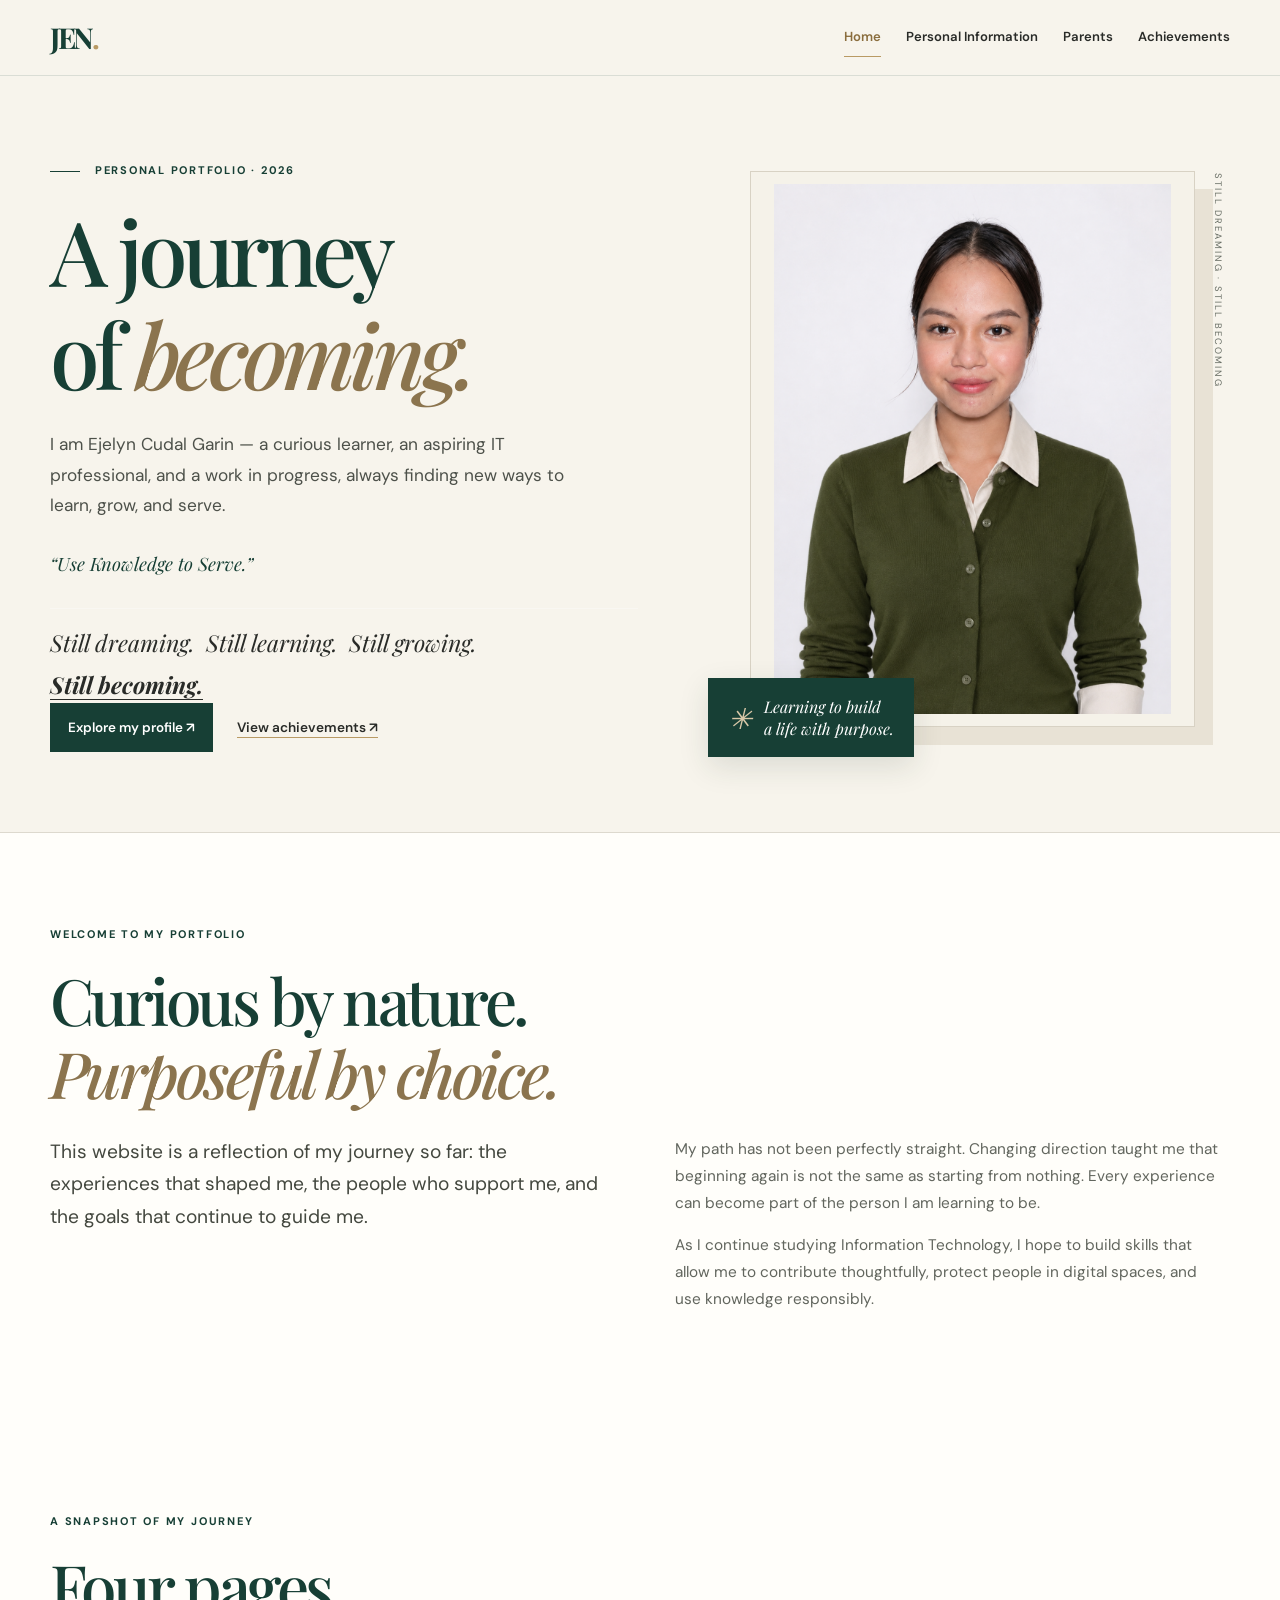
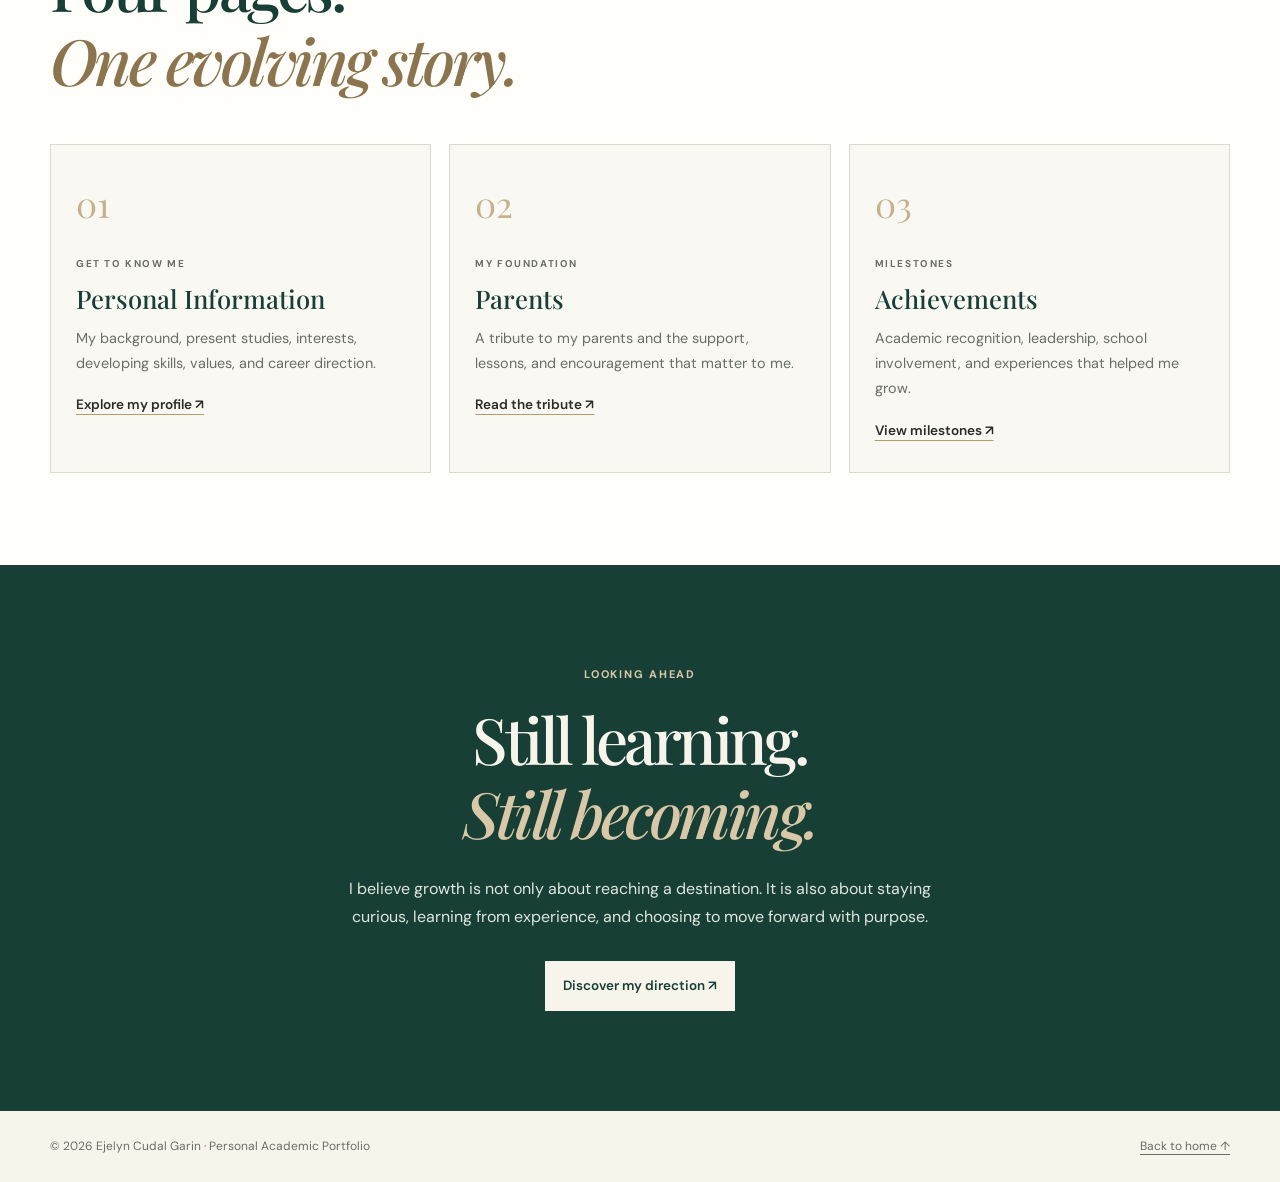
<file: index.html>
<!doctype html><html lang="en"><head><meta charset="utf-8"><meta name="viewport" content="width=device-width, initial-scale=1"><meta name="description" content="Ejelyn Cudal Garin's academic portfolio, personal story, achievements, and future goals."><meta name="theme-color" content="#173f35"><title>Home | Ejelyn Cudal Garin</title><link rel="preconnect" href="https://fonts.googleapis.com"><link rel="preconnect" href="https://fonts.gstatic.com" crossorigin><link href="https://fonts.googleapis.com/css2?family=DM+Sans:wght@400;500;600;700&family=Playfair+Display:ital,wght@0,500;0,600;0,700;1,500;1,600&display=swap" rel="stylesheet"><link rel="stylesheet" href="css/style.css"><script src="js/script.js" defer></script></head><body><a class="skip-link" href="#main">Skip to content</a><header class="site-header">
<a class="brand" href="index.html">JEN<span>.</span></a>
<button class="menu-toggle" aria-expanded="false" aria-controls="site-nav" aria-label="Toggle navigation"><span></span><span></span></button>
<nav id="site-nav" class="site-nav" aria-label="Main navigation">
<a href="index.html" data-page="home">Home</a><a href="personal.html" data-page="personal">Personal Information</a><a href="parents.html" data-page="parents">Parents</a><a href="achievements.html" data-page="achievements">Achievements</a>
</nav></header><main id="main">
<section class="hero section"><div class="hero-copy"><p class="eyebrow"><span class="eyebrow-line"></span> PERSONAL PORTFOLIO · 2026</p><h1>A journey<br>of <em>becoming.</em></h1><p class="hero-intro">I am Ejelyn Cudal Garin — a curious learner, an aspiring IT professional, and a work in progress, always finding new ways to learn, grow, and serve.</p><p class="hero-motto">“Use Knowledge to Serve.”</p><p class="becoming-mantra"><span>Still dreaming.</span><span>Still learning.</span><span>Still growing.</span><span>Still becoming.</span></p><div class="hero-actions"><a class="button button-dark" href="personal.html">Explore my profile ↗</a><a class="text-link" href="achievements.html">View achievements ↗</a></div></div><div class="hero-art"><div class="portrait-frame"><img src="images/profile.png" alt="Portrait of Ejelyn" onerror="this.style.display='none';this.nextElementSibling.style.display='flex'"><div class="image-placeholder"><span class="placeholder-mark">J.</span><span>Add your portrait<br><small>images/profile.png</small></span></div></div><div class="hero-note"><span class="note-star">✳</span><span>Learning to build<br>a life with purpose.</span></div><span class="vertical-label">STILL DREAMING · STILL BECOMING</span></div></section>
<section class="section intro"><p class="eyebrow">WELCOME TO MY PORTFOLIO</p><h2>Curious by nature.<br><em>Purposeful by choice.</em></h2><div class="intro-grid"><p class="lead">This website is a reflection of my journey so far: the experiences that shaped me, the people who support me, and the goals that continue to guide me.</p><div class="intro-side"><p>My path has not been perfectly straight. Changing direction taught me that beginning again is not the same as starting from nothing. Every experience can become part of the person I am learning to be.</p><p>As I continue studying Information Technology, I hope to build skills that allow me to contribute thoughtfully, protect people in digital spaces, and use knowledge responsibly.</p></div></div></section>
<section class="section highlight-section"><div class="section-heading"><p class="eyebrow">A SNAPSHOT OF MY JOURNEY</p><h2>Four pages.<br><em>One evolving story.</em></h2></div><div class="future-grid"><article class="future-card"><span class="future-index">01</span><p class="eyebrow">GET TO KNOW ME</p><h3>Personal Information</h3><p>My background, present studies, interests, developing skills, values, and career direction.</p><a class="text-link" href="personal.html">Explore my profile ↗</a></article><article class="future-card"><span class="future-index">02</span><p class="eyebrow">MY FOUNDATION</p><h3>Parents</h3><p>A tribute to my parents and the support, lessons, and encouragement that matter to me.</p><a class="text-link" href="parents.html">Read the tribute ↗</a></article><article class="future-card"><span class="future-index">03</span><p class="eyebrow">MILESTONES</p><h3>Achievements</h3><p>Academic recognition, leadership, school involvement, and experiences that helped me grow.</p><a class="text-link" href="achievements.html">View milestones ↗</a></article></div></section>
<section class="section contact-section"><p class="eyebrow">LOOKING AHEAD</p><h2>Still learning.<br><em>Still becoming.</em></h2><p class="contact-copy">I believe growth is not only about reaching a destination. It is also about staying curious, learning from experience, and choosing to move forward with purpose.</p><a class="button button-light" href="personal.html">Discover my direction ↗</a></section>
</main><footer class="site-footer"><p>© 2026 Ejelyn Cudal Garin · Personal Academic Portfolio</p><a href="index.html">Back to home ↑</a></footer></body></html>
</file>
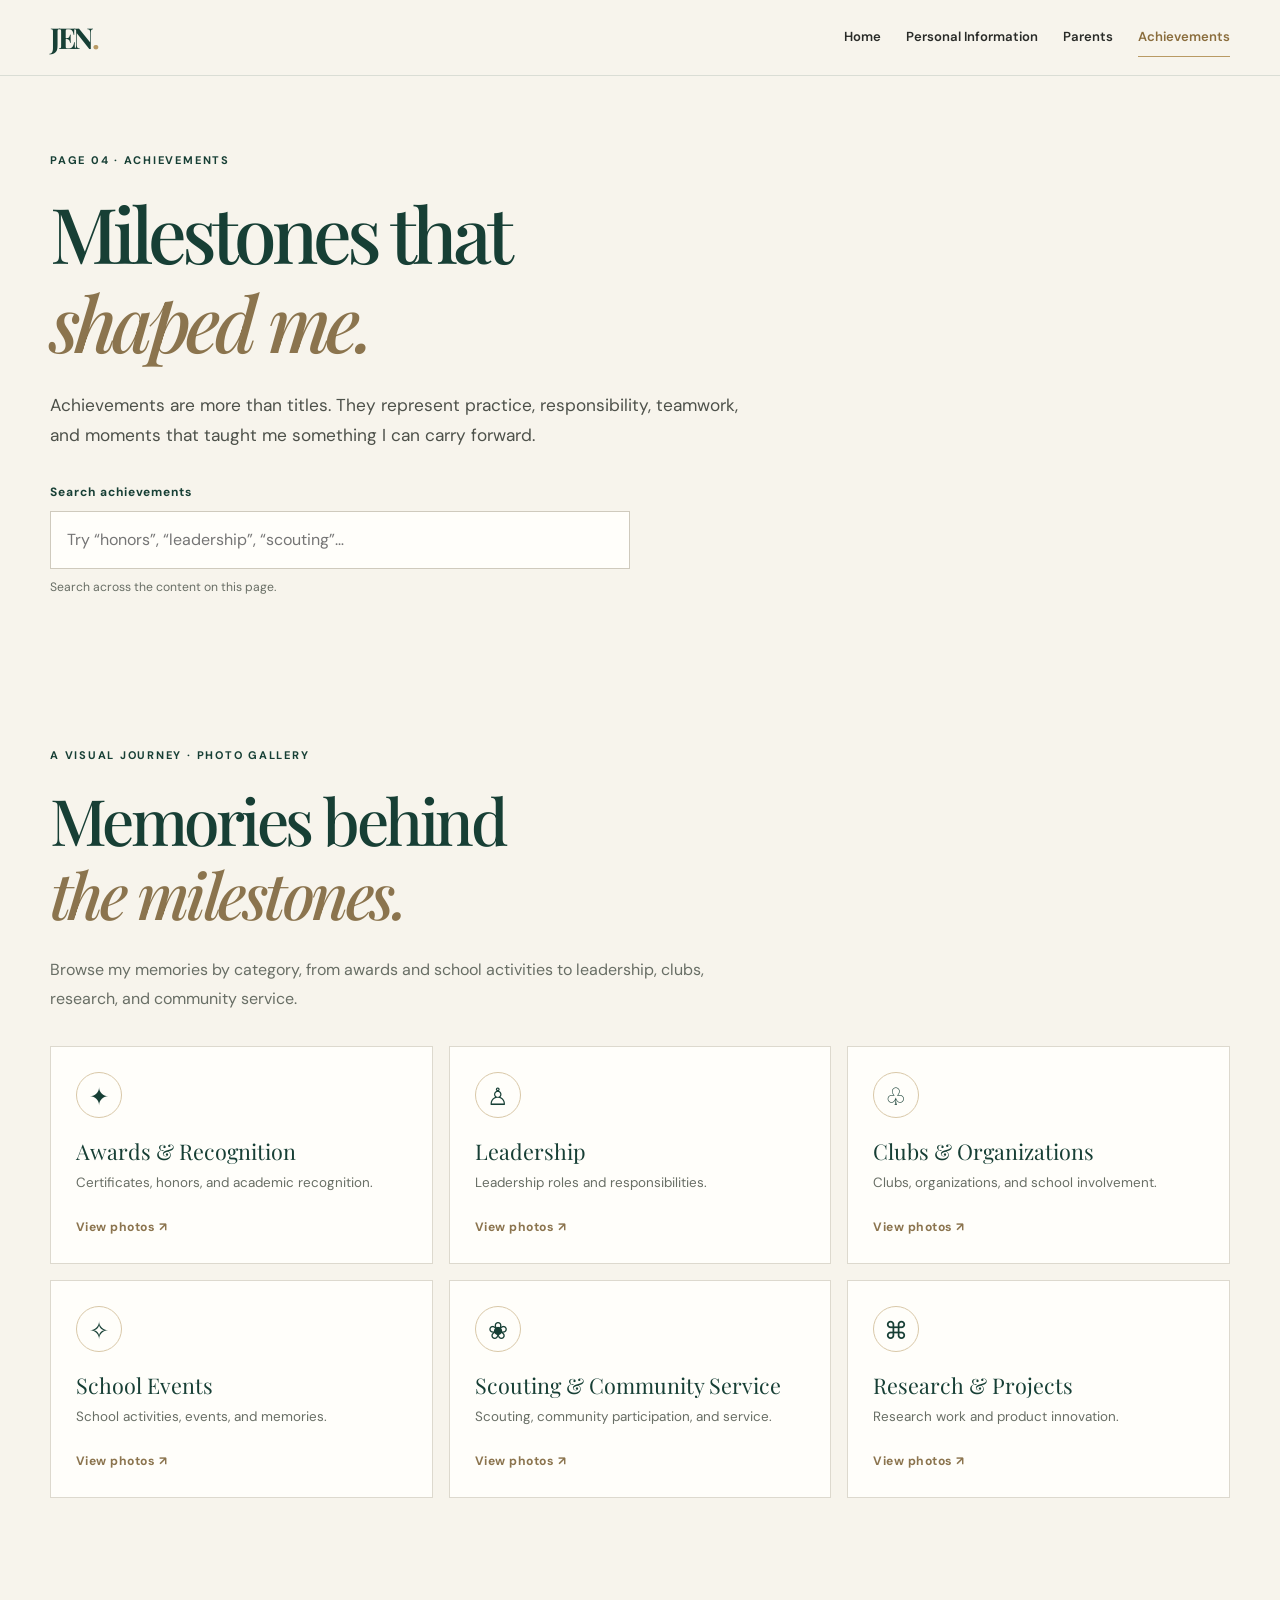
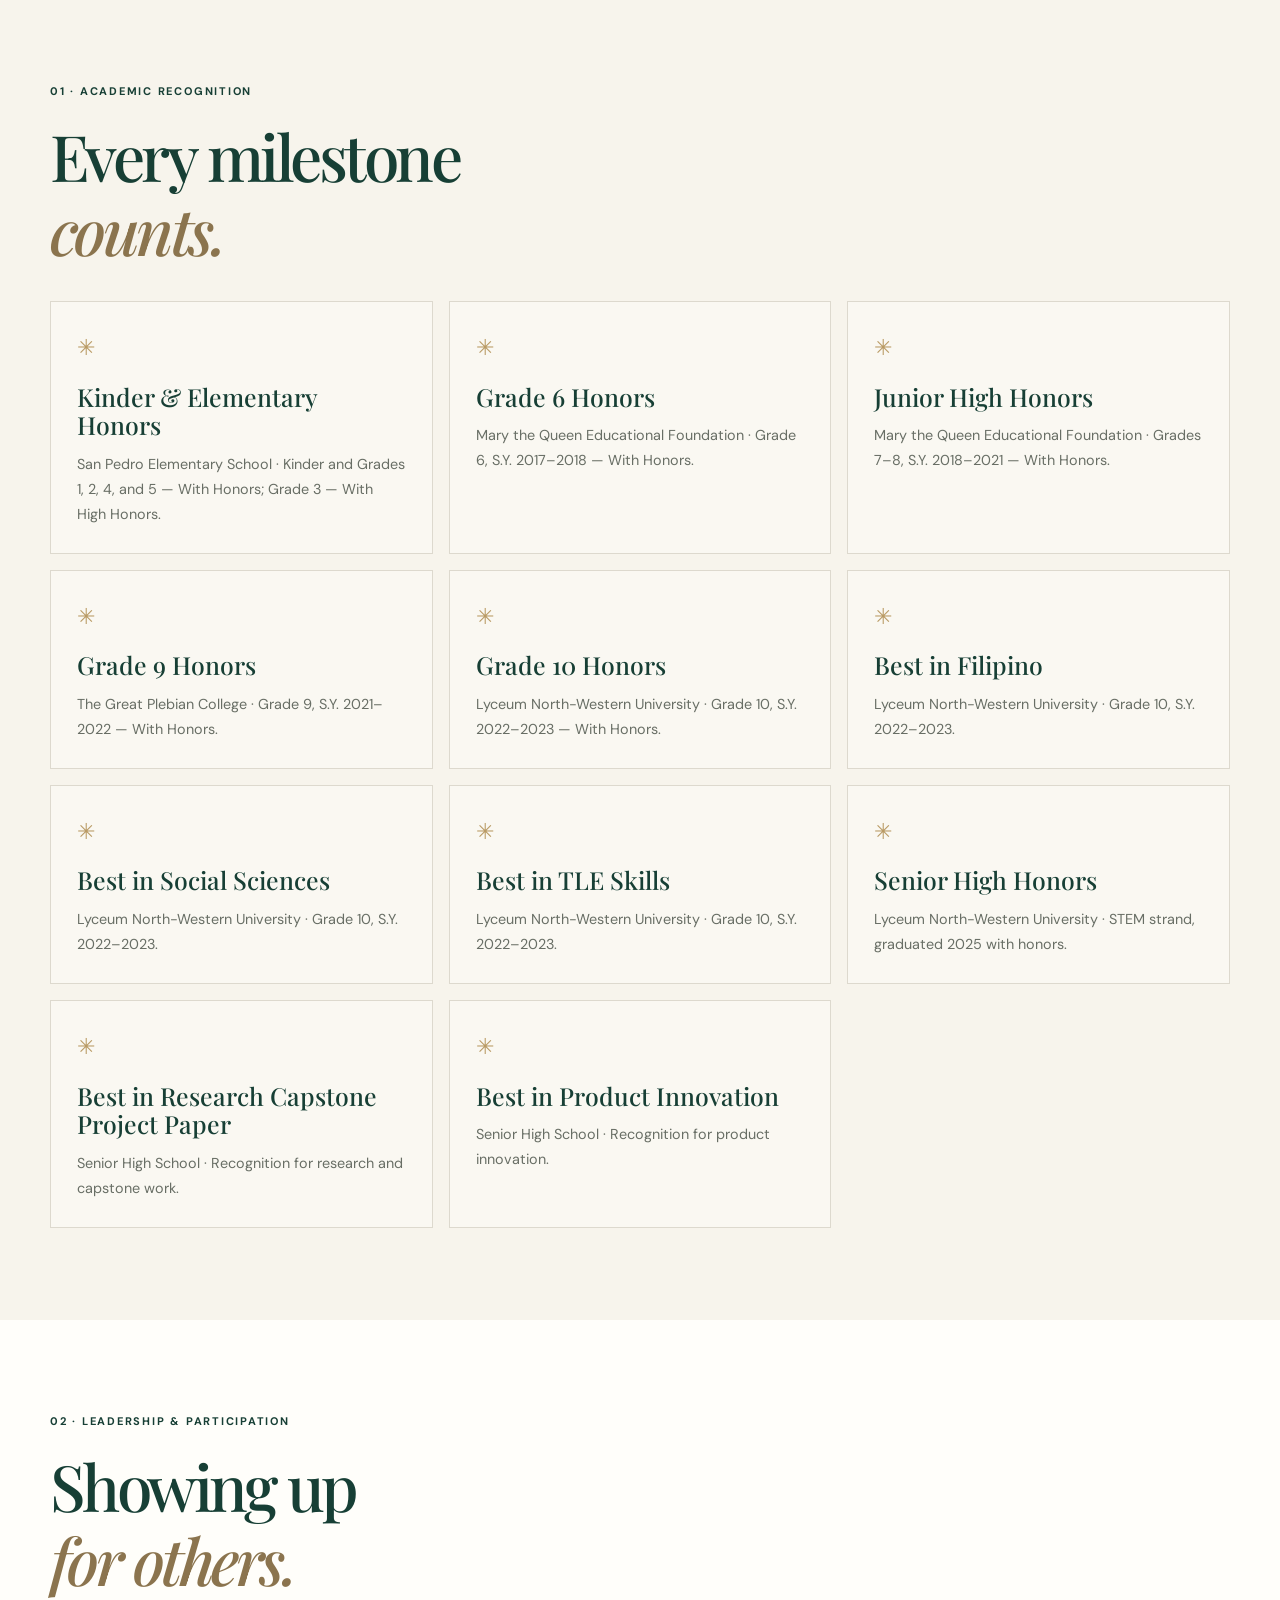
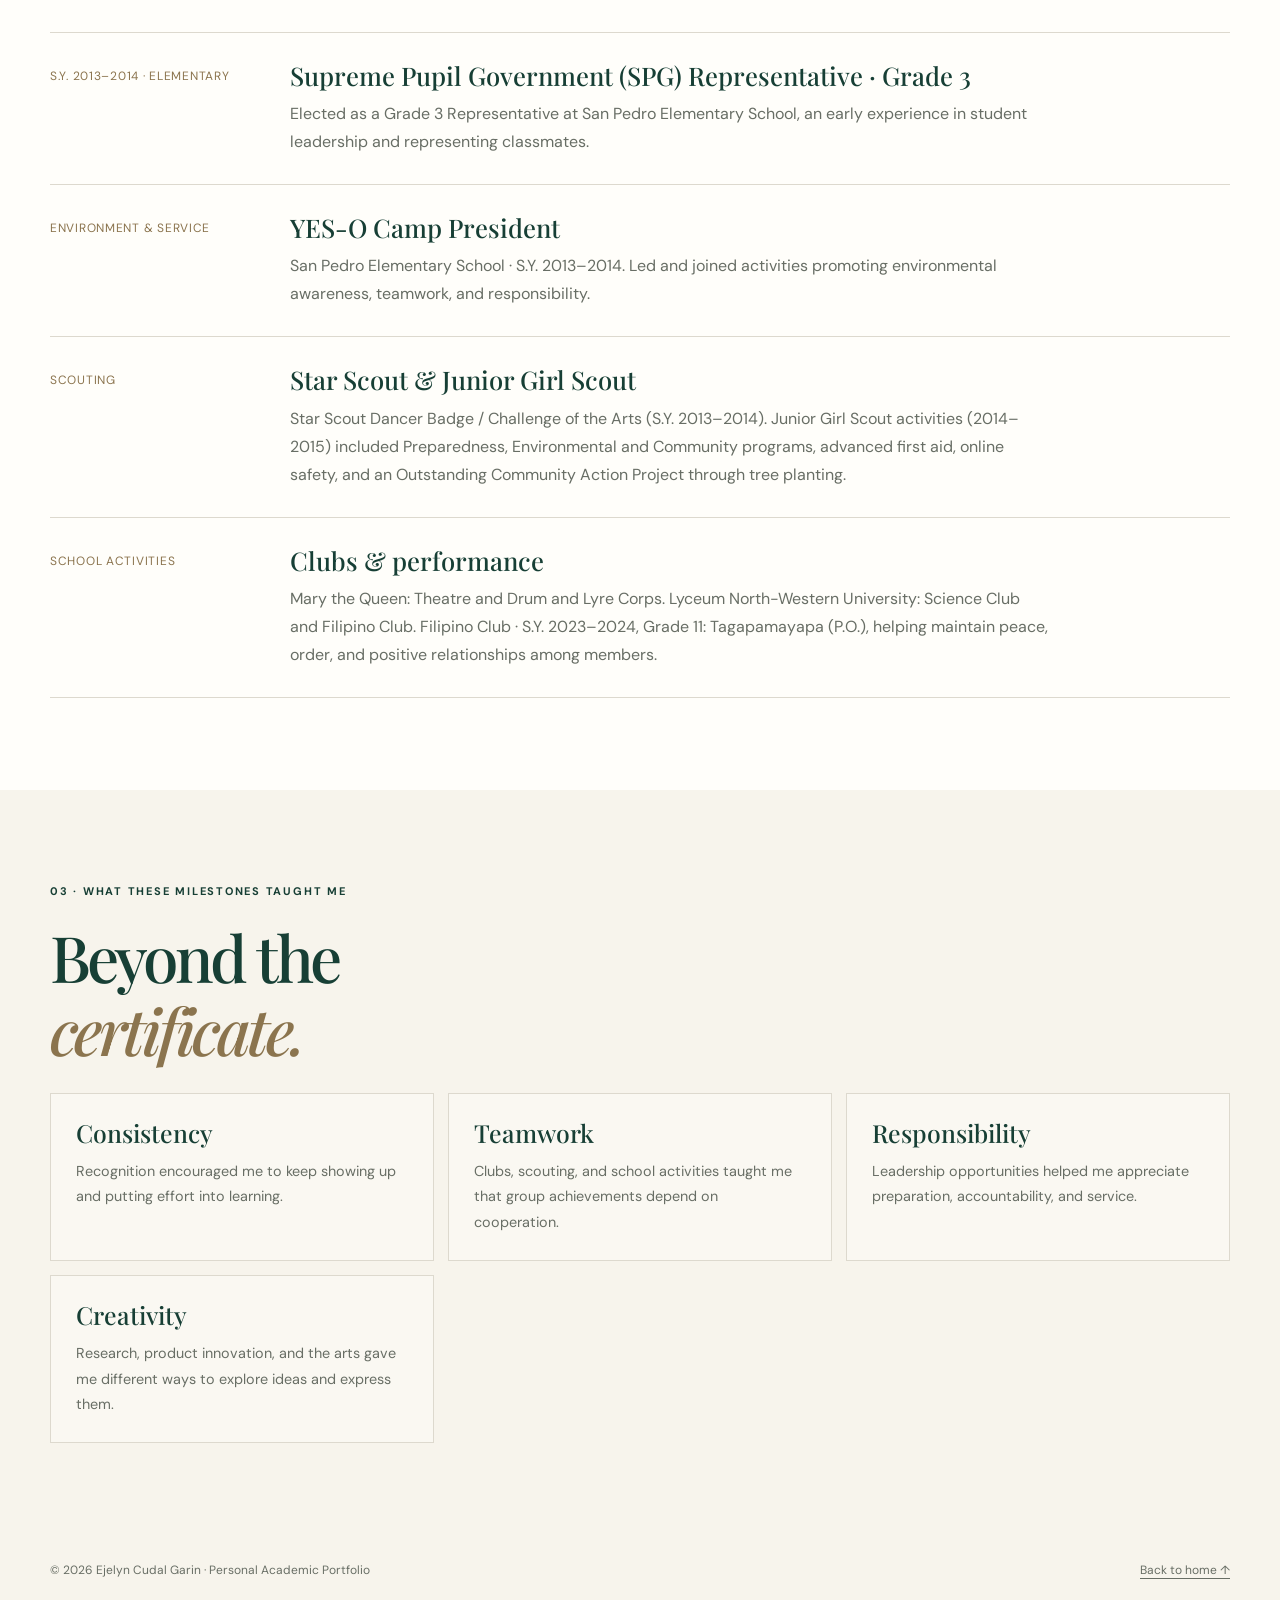
<file: achievements.html>
<!doctype html><html lang="en"><head><meta charset="utf-8"><meta name="viewport" content="width=device-width, initial-scale=1"><meta name="description" content="Ejelyn Cudal Garin's academic portfolio, personal story, achievements, and future goals."><meta name="theme-color" content="#173f35"><title>Achievements | Ejelyn Cudal Garin</title><link rel="preconnect" href="https://fonts.googleapis.com"><link rel="preconnect" href="https://fonts.gstatic.com" crossorigin><link href="https://fonts.googleapis.com/css2?family=DM+Sans:wght@400;500;600;700&family=Playfair+Display:ital,wght@0,500;0,600;0,700;1,500;1,600&display=swap" rel="stylesheet"><link rel="stylesheet" href="css/style.css"><script src="js/script.js" defer></script><script src="js/gallery.js" defer></script></head><body><a class="skip-link" href="#main">Skip to content</a><header class="site-header">
<a class="brand" href="index.html">JEN<span>.</span></a>
<button class="menu-toggle" aria-expanded="false" aria-controls="site-nav" aria-label="Toggle navigation"><span></span><span></span></button>
<nav id="site-nav" class="site-nav" aria-label="Main navigation">
<a href="index.html" data-page="home">Home</a><a href="personal.html" data-page="personal">Personal Information</a><a href="parents.html" data-page="parents">Parents</a><a href="achievements.html" data-page="achievements">Achievements</a>
</nav></header><main id="main"><section class="page-hero section"><p class="eyebrow">PAGE 04 · ACHIEVEMENTS</p><h1>Milestones that<br><em>shaped me.</em></h1><p class="hero-intro">Achievements are more than titles. They represent practice, responsibility, teamwork, and moments that taught me something I can carry forward.</p><div class="search-wrap"><label for="site-search">Search achievements</label><input id="site-search" type="search" placeholder="Try “honors”, “leadership”, “scouting”…"><p class="search-status" aria-live="polite">Search across the content on this page.</p></div></section>
<section class="section gallery-section searchable" id="photo-gallery">
<p class="eyebrow">A VISUAL JOURNEY · PHOTO GALLERY</p>
<h2>Memories behind<br><em>the milestones.</em></h2>
<p class="gallery-intro">Browse my memories by category, from awards and school activities to leadership, clubs, research, and community service.</p>
<div class="editorial-gallery" id="editorial-gallery" aria-live="polite"></div>

</section>
<section class="section searchable"><p class="eyebrow">01 · ACADEMIC RECOGNITION</p><h2>Every milestone<br><em>counts.</em></h2><div class="achievement-grid">
<article class="achievement-item"><span class="achievement-symbol">✳</span><h3>Kinder & Elementary Honors</h3><p>San Pedro Elementary School · Kinder and Grades 1, 2, 4, and 5 — With Honors; Grade 3 — With High Honors.</p></article>
<article class="achievement-item"><span class="achievement-symbol">✳</span><h3>Grade 6 Honors</h3><p>Mary the Queen Educational Foundation · Grade 6, S.Y. 2017–2018 — With Honors.</p></article>
<article class="achievement-item"><span class="achievement-symbol">✳</span><h3>Junior High Honors</h3><p>Mary the Queen Educational Foundation · Grades 7–8, S.Y. 2018–2021 — With Honors.</p></article>
<article class="achievement-item"><span class="achievement-symbol">✳</span><h3>Grade 9 Honors</h3><p>The Great Plebian College · Grade 9, S.Y. 2021–2022 — With Honors.</p></article>
<article class="achievement-item"><span class="achievement-symbol">✳</span><h3>Grade 10 Honors</h3><p>Lyceum North-Western University · Grade 10, S.Y. 2022–2023 — With Honors.</p></article>
<article class="achievement-item"><span class="achievement-symbol">✳</span><h3>Best in Filipino</h3><p>Lyceum North-Western University · Grade 10, S.Y. 2022–2023.</p></article>
<article class="achievement-item"><span class="achievement-symbol">✳</span><h3>Best in Social Sciences</h3><p>Lyceum North-Western University · Grade 10, S.Y. 2022–2023.</p></article>
<article class="achievement-item"><span class="achievement-symbol">✳</span><h3>Best in TLE Skills</h3><p>Lyceum North-Western University · Grade 10, S.Y. 2022–2023.</p></article>
<article class="achievement-item"><span class="achievement-symbol">✳</span><h3>Senior High Honors</h3><p>Lyceum North-Western University · STEM strand, graduated 2025 with honors.</p></article>
<article class="achievement-item"><span class="achievement-symbol">✳</span><h3>Best in Research Capstone Project Paper</h3><p>Senior High School · Recognition for research and capstone work.</p></article>
<article class="achievement-item"><span class="achievement-symbol">✳</span><h3>Best in Product Innovation</h3><p>Senior High School · Recognition for product innovation.</p></article>
</div></section>
<section class="section paper-section searchable"><p class="eyebrow">02 · LEADERSHIP & PARTICIPATION</p><h2>Showing up<br><em>for others.</em></h2><div class="timeline"><article class="timeline-item"><span class="timeline-date">S.Y. 2013–2014 · ELEMENTARY</span><div><h3>Supreme Pupil Government (SPG) Representative · Grade 3</h3><p>Elected as a Grade 3 Representative at San Pedro Elementary School, an early experience in student leadership and representing classmates.</p></div></article><article class="timeline-item"><span class="timeline-date">ENVIRONMENT & SERVICE</span><div><h3>YES-O Camp President</h3><p>San Pedro Elementary School · S.Y. 2013–2014. Led and joined activities promoting environmental awareness, teamwork, and responsibility.</p></div></article><article class="timeline-item"><span class="timeline-date">SCOUTING</span><div><h3>Star Scout & Junior Girl Scout</h3><p>Star Scout Dancer Badge / Challenge of the Arts (S.Y. 2013–2014). Junior Girl Scout activities (2014–2015) included Preparedness, Environmental and Community programs, advanced first aid, online safety, and an Outstanding Community Action Project through tree planting.</p></div></article><article class="timeline-item"><span class="timeline-date">SCHOOL ACTIVITIES</span><div><h3>Clubs & performance</h3><p>Mary the Queen: Theatre and Drum and Lyre Corps. Lyceum North-Western University: Science Club and Filipino Club. Filipino Club · S.Y. 2023–2024, Grade 11: Tagapamayapa (P.O.), helping maintain peace, order, and positive relationships among members.</p></div></article></div></section>
<section class="section searchable"><p class="eyebrow">03 · WHAT THESE MILESTONES TAUGHT ME</p><h2>Beyond the<br><em>certificate.</em></h2><div class="value-grid"><article><h3>Consistency</h3><p>Recognition encouraged me to keep showing up and putting effort into learning.</p></article><article><h3>Teamwork</h3><p>Clubs, scouting, and school activities taught me that group achievements depend on cooperation.</p></article><article><h3>Responsibility</h3><p>Leadership opportunities helped me appreciate preparation, accountability, and service.</p></article><article><h3>Creativity</h3><p>Research, product innovation, and the arts gave me different ways to explore ideas and express them.</p></article></div></section></main><footer class="site-footer"><p>© 2026 Ejelyn Cudal Garin · Personal Academic Portfolio</p><a href="index.html">Back to home ↑</a></footer></body></html>
</file>
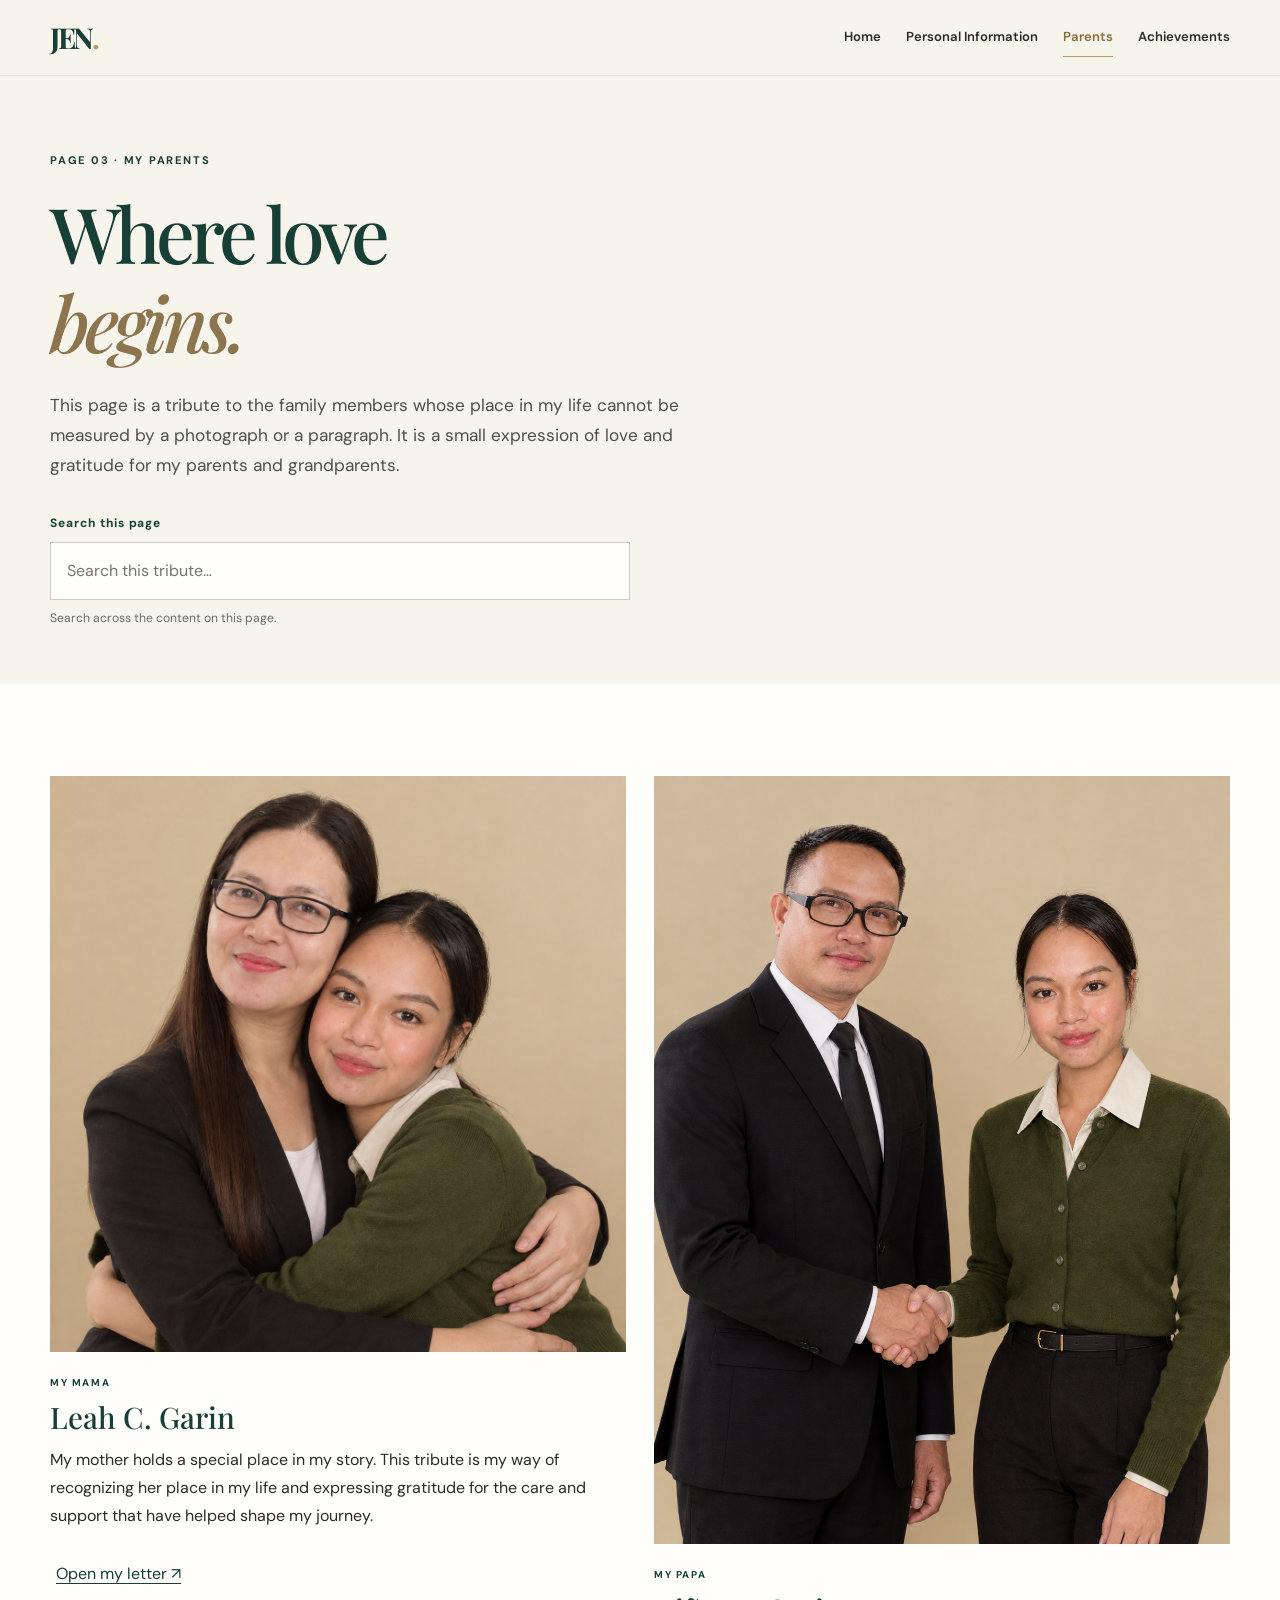
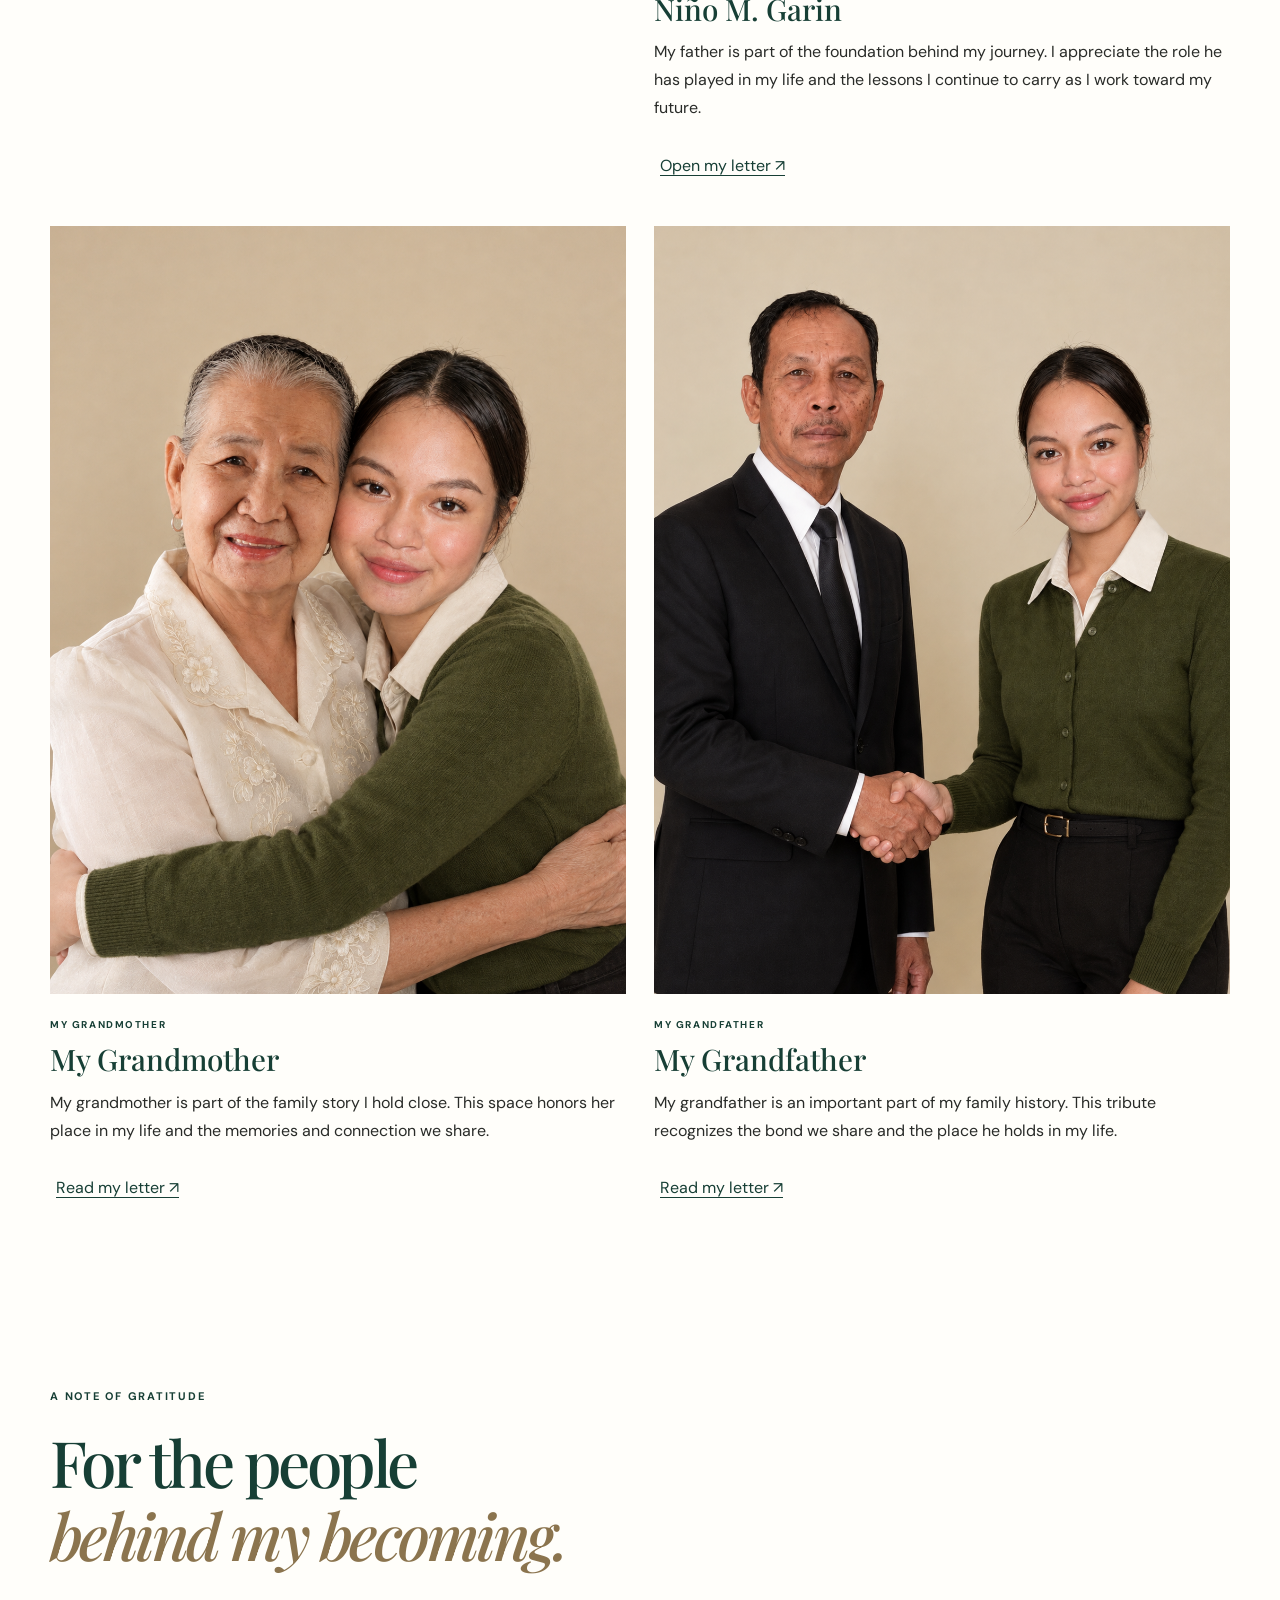
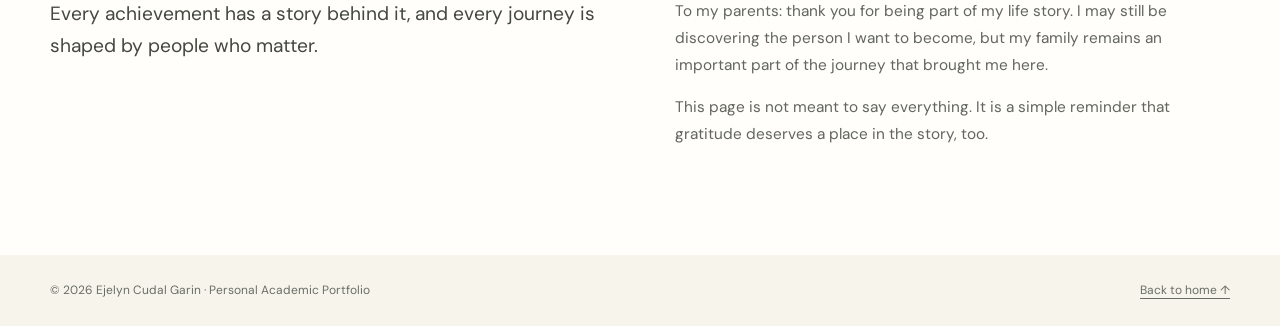
<file: parents.html>
<!doctype html><html lang="en"><head><meta charset="utf-8"><meta name="viewport" content="width=device-width, initial-scale=1"><meta name="description" content="Ejelyn Cudal Garin's academic portfolio, personal story, achievements, and future goals."><meta name="theme-color" content="#173f35"><title>Parents | Ejelyn Cudal Garin</title><link rel="preconnect" href="https://fonts.googleapis.com"><link rel="preconnect" href="https://fonts.gstatic.com" crossorigin><link href="https://fonts.googleapis.com/css2?family=DM+Sans:wght@400;500;600;700&family=Playfair+Display:ital,wght@0,500;0,600;0,700;1,500;1,600&display=swap" rel="stylesheet"><link rel="stylesheet" href="css/style.css"><script src="js/script.js" defer></script></head><body><a class="skip-link" href="#main">Skip to content</a><header class="site-header">
<a class="brand" href="index.html">JEN<span>.</span></a>
<button class="menu-toggle" aria-expanded="false" aria-controls="site-nav" aria-label="Toggle navigation"><span></span><span></span></button>
<nav id="site-nav" class="site-nav" aria-label="Main navigation">
<a href="index.html" data-page="home">Home</a><a href="personal.html" data-page="personal">Personal Information</a><a href="parents.html" data-page="parents">Parents</a><a href="achievements.html" data-page="achievements">Achievements</a>
</nav></header><main id="main"><section class="page-hero section"><p class="eyebrow">PAGE 03 · MY PARENTS</p><h1>Where love<br><em>begins.</em></h1><p class="hero-intro">This page is a tribute to the family members whose place in my life cannot be measured by a photograph or a paragraph. It is a small expression of love and gratitude for my parents and grandparents.</p><div class="search-wrap"><label for="site-search">Search this page</label><input id="site-search" type="search" placeholder="Search this tribute…"><p class="search-status" aria-live="polite">Search across the content on this page.</p></div></section>
<section class="section family-section searchable"><div class="family-grid"><article class="family-card"><div class="family-photo"><img src="images/mother.png" alt="Photo of my mother" onerror="this.style.display='none';this.nextElementSibling.style.display='flex'"><div class="image-placeholder"><span class="placeholder-mark">L.</span><span>Mother's photo<br><small>images/mother.png</small></span></div></div><p class="eyebrow">MY MAMA</p><h3>Leah C. Garin</h3><p>My mother holds a special place in my story. This tribute is my way of recognizing her place in my life and expressing gratitude for the care and support that have helped shape my journey.</p><button class="family-open" type="button" data-family="mama">Open my letter ↗</button></article><article class="family-card"><div class="family-photo"><img src="images/father.png" alt="Photo of my father" onerror="this.style.display='none';this.nextElementSibling.style.display='flex'"><div class="image-placeholder"><span class="placeholder-mark">N.</span><span>Father's photo<br><small>images/father.png</small></span></div></div><p class="eyebrow">MY PAPA</p><h3>Niño M. Garin</h3><p>My father is part of the foundation behind my journey. I appreciate the role he has played in my life and the lessons I continue to carry as I work toward my future.</p><button class="family-open" type="button" data-family="papa">Open my letter ↗</button></article>
<article class="family-card"><div class="family-photo"><img src="images/grandmother.png" alt="Photo of my grandmother" onerror="this.style.display='none';this.nextElementSibling.style.display='flex'"><div class="image-placeholder"><span class="placeholder-mark">♡</span><span>Grandmother's photo</span></div></div><p class="eyebrow">MY GRANDMOTHER</p><h3>My Grandmother</h3><p>My grandmother is part of the family story I hold close. This space honors her place in my life and the memories and connection we share.</p><button class="family-open" type="button" data-family="grandmother">Read my letter ↗</button></article>
<article class="family-card"><div class="family-photo"><img src="images/grandfather.png" alt="Photo of my grandfather" onerror="this.style.display='none';this.nextElementSibling.style.display='flex'"><div class="image-placeholder"><span class="placeholder-mark">♡</span><span>Grandfather's photo</span></div></div><p class="eyebrow">MY GRANDFATHER</p><h3>My Grandfather</h3><p>My grandfather is an important part of my family history. This tribute recognizes the bond we share and the place he holds in my life.</p><button class="family-open" type="button" data-family="grandfather">Read my letter ↗</button></article></div></section>
<section class="section paper-section searchable"><p class="eyebrow">A NOTE OF GRATITUDE</p><h2>For the people<br><em>behind my becoming.</em></h2><div class="intro-grid"><p class="lead">Every achievement has a story behind it, and every journey is shaped by people who matter.</p><div class="intro-side"><p>To my parents: thank you for being part of my life story. I may still be discovering the person I want to become, but my family remains an important part of the journey that brought me here.</p><p>This page is not meant to say everything. It is a simple reminder that gratitude deserves a place in the story, too.</p></div></div></section><div class="portfolio-modal" id="family-modal" role="dialog" aria-modal="true" aria-labelledby="family-modal-title"><div class="portfolio-modal-panel"><button class="modal-close" type="button" aria-label="Close dialog">×</button><p class="eyebrow">A PERSONAL TRIBUTE</p><h2 id="family-modal-title">A letter from my heart</h2><div id="family-modal-content"></div></div></div><script src="js/family-letters.js" defer></script>
</main><footer class="site-footer"><p>© 2026 Ejelyn Cudal Garin · Personal Academic Portfolio</p><a href="index.html">Back to home ↑</a></footer></body></html>
</file>
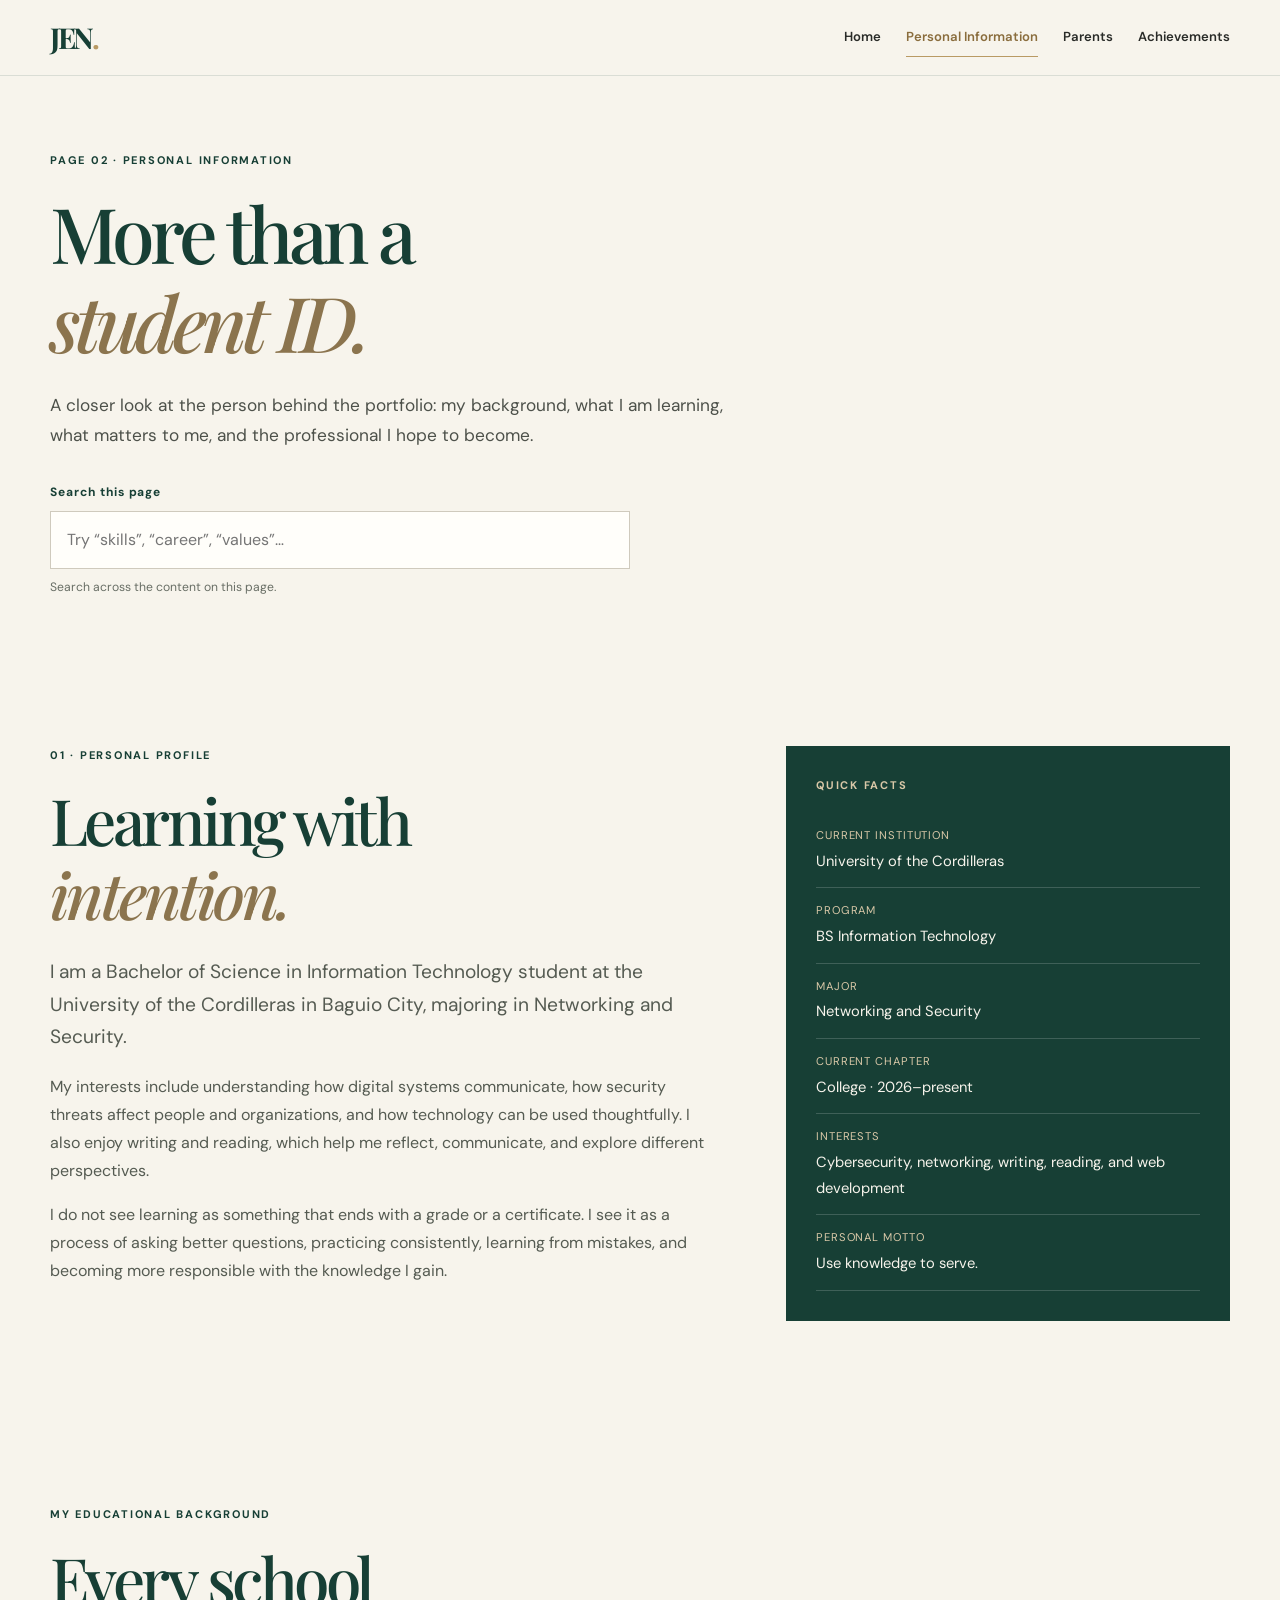
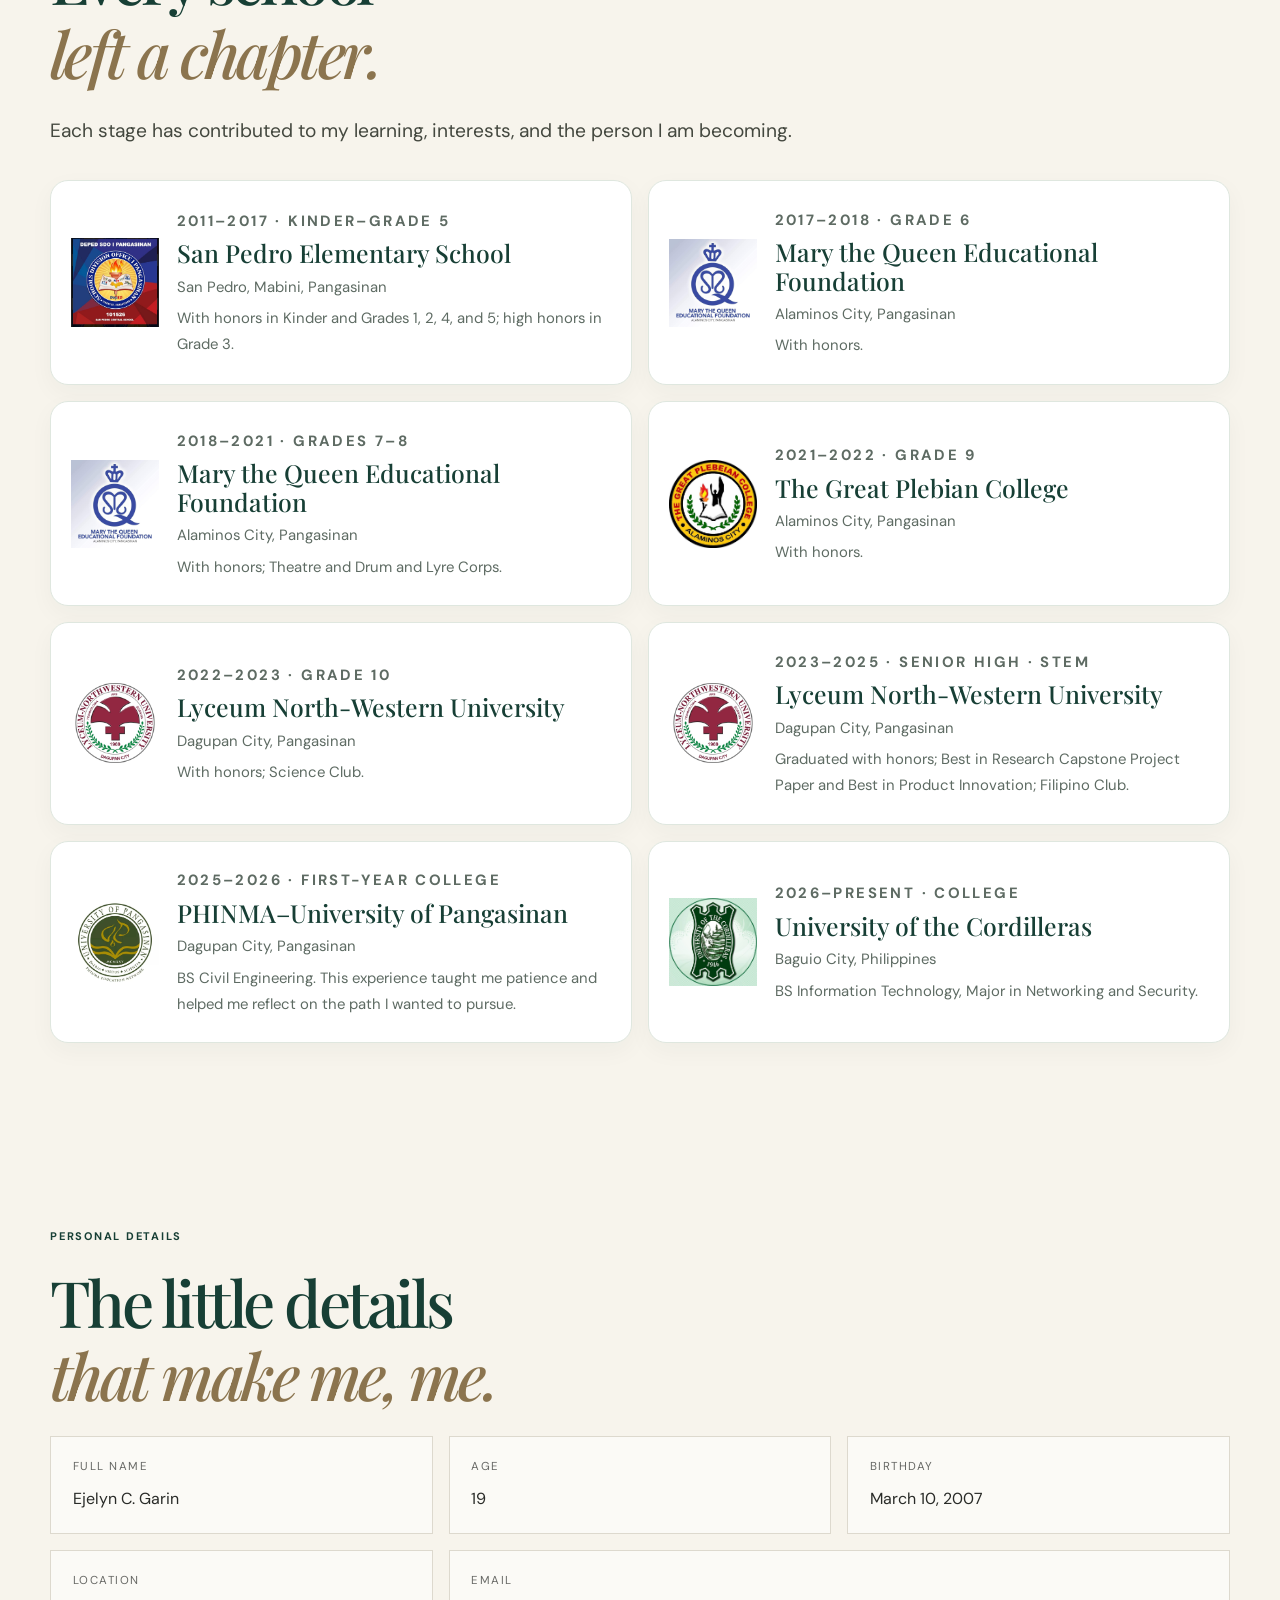
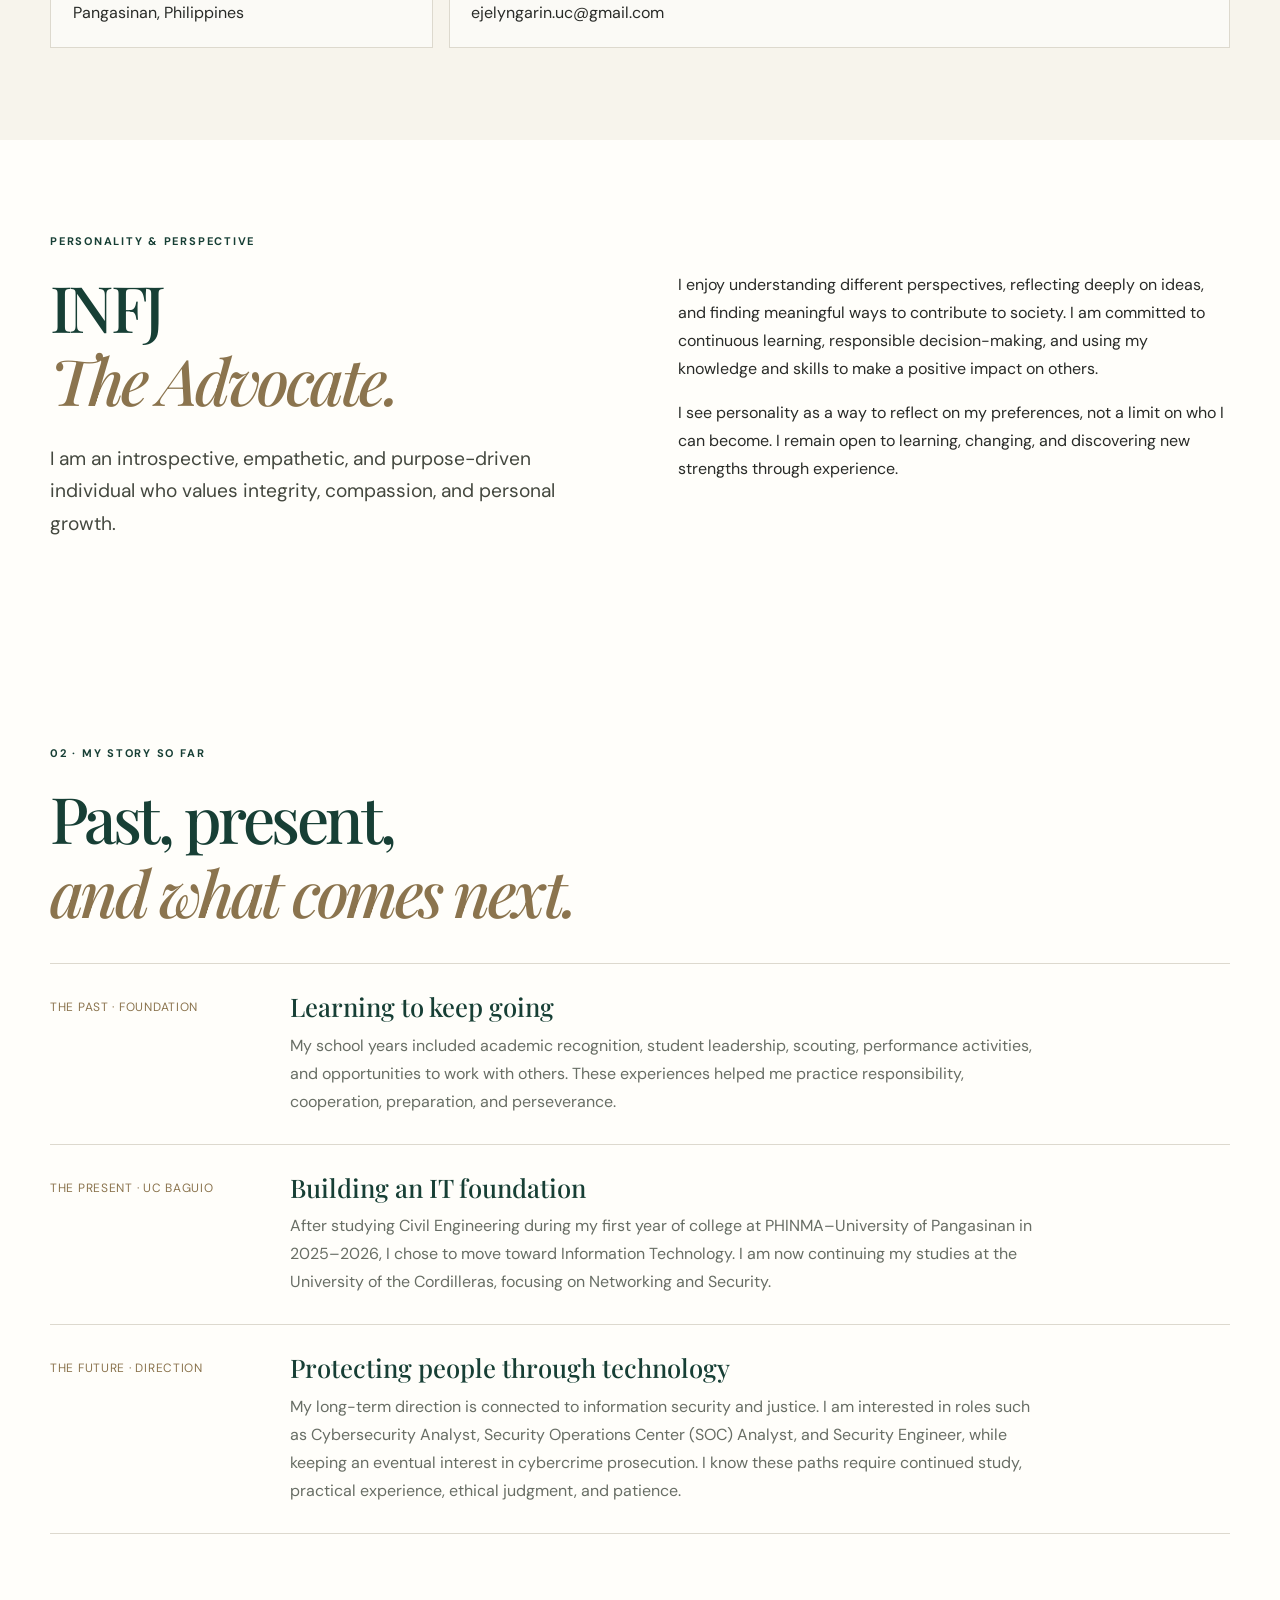
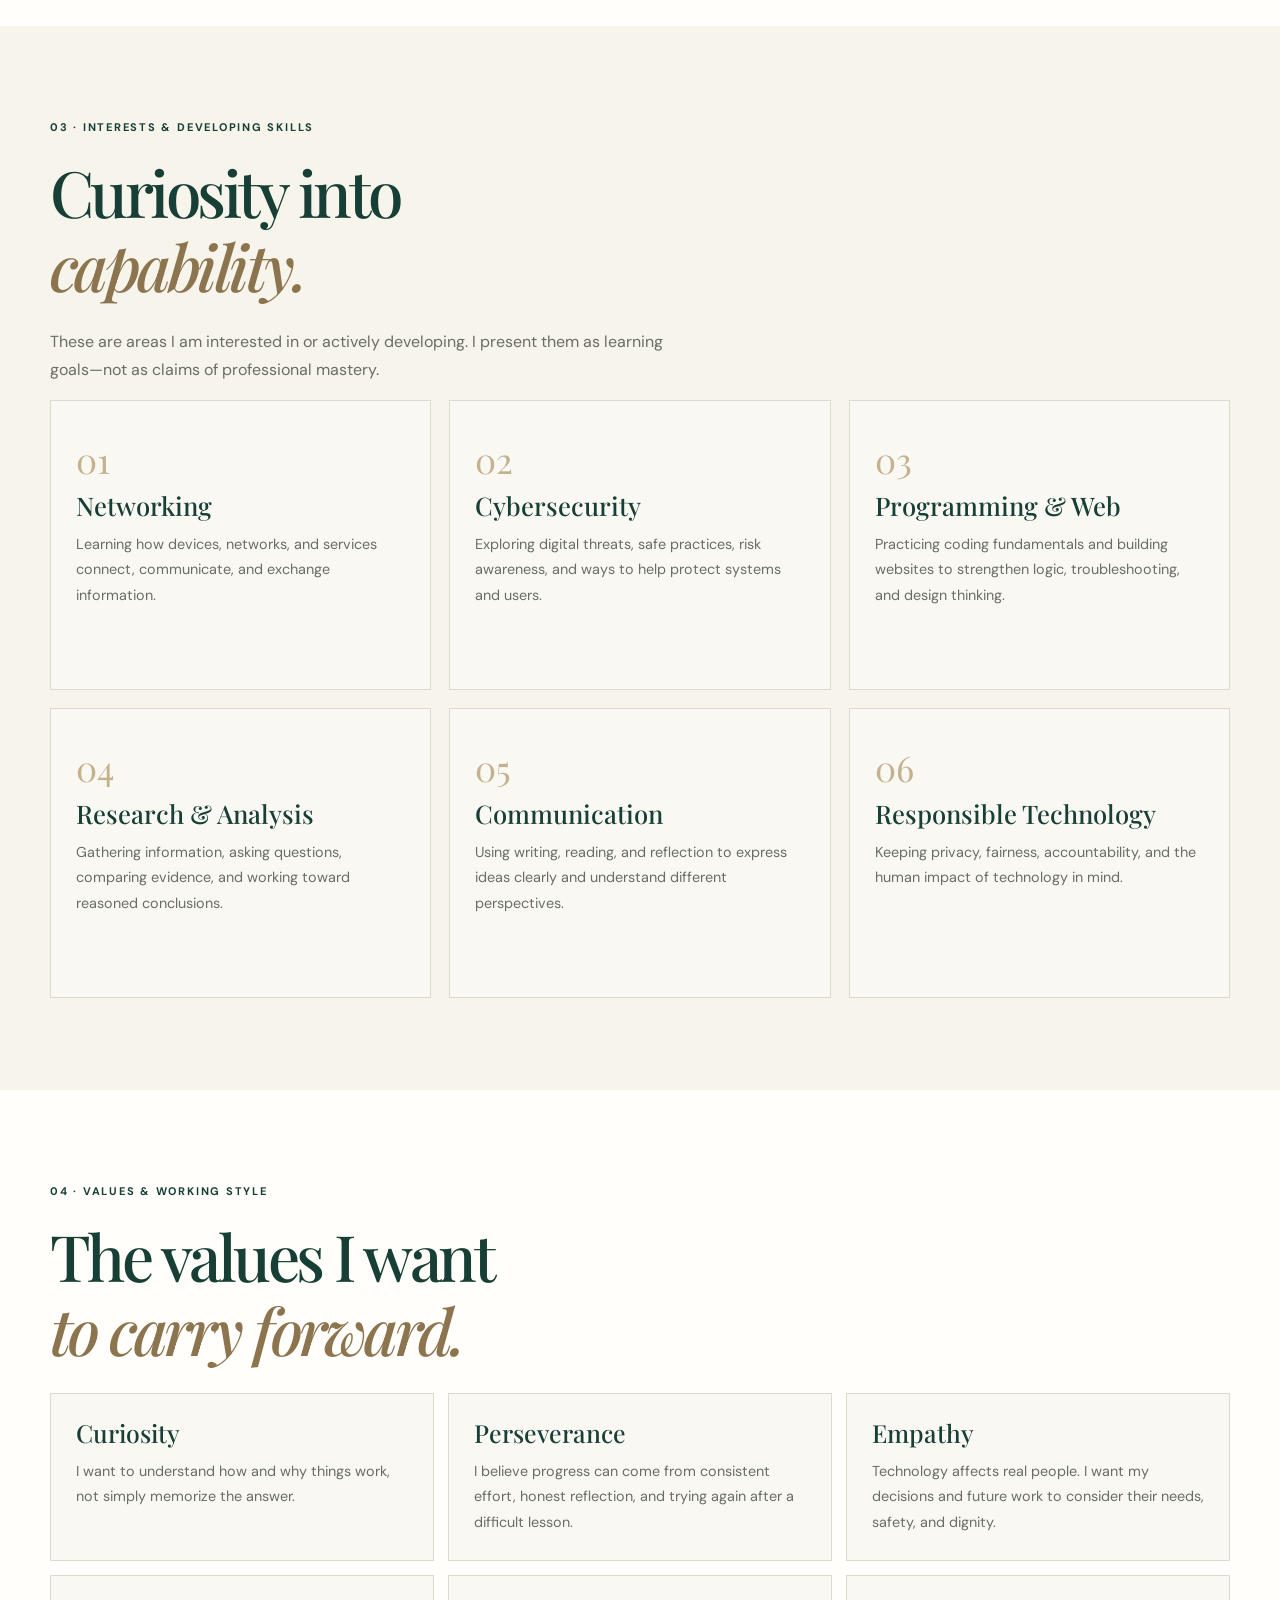
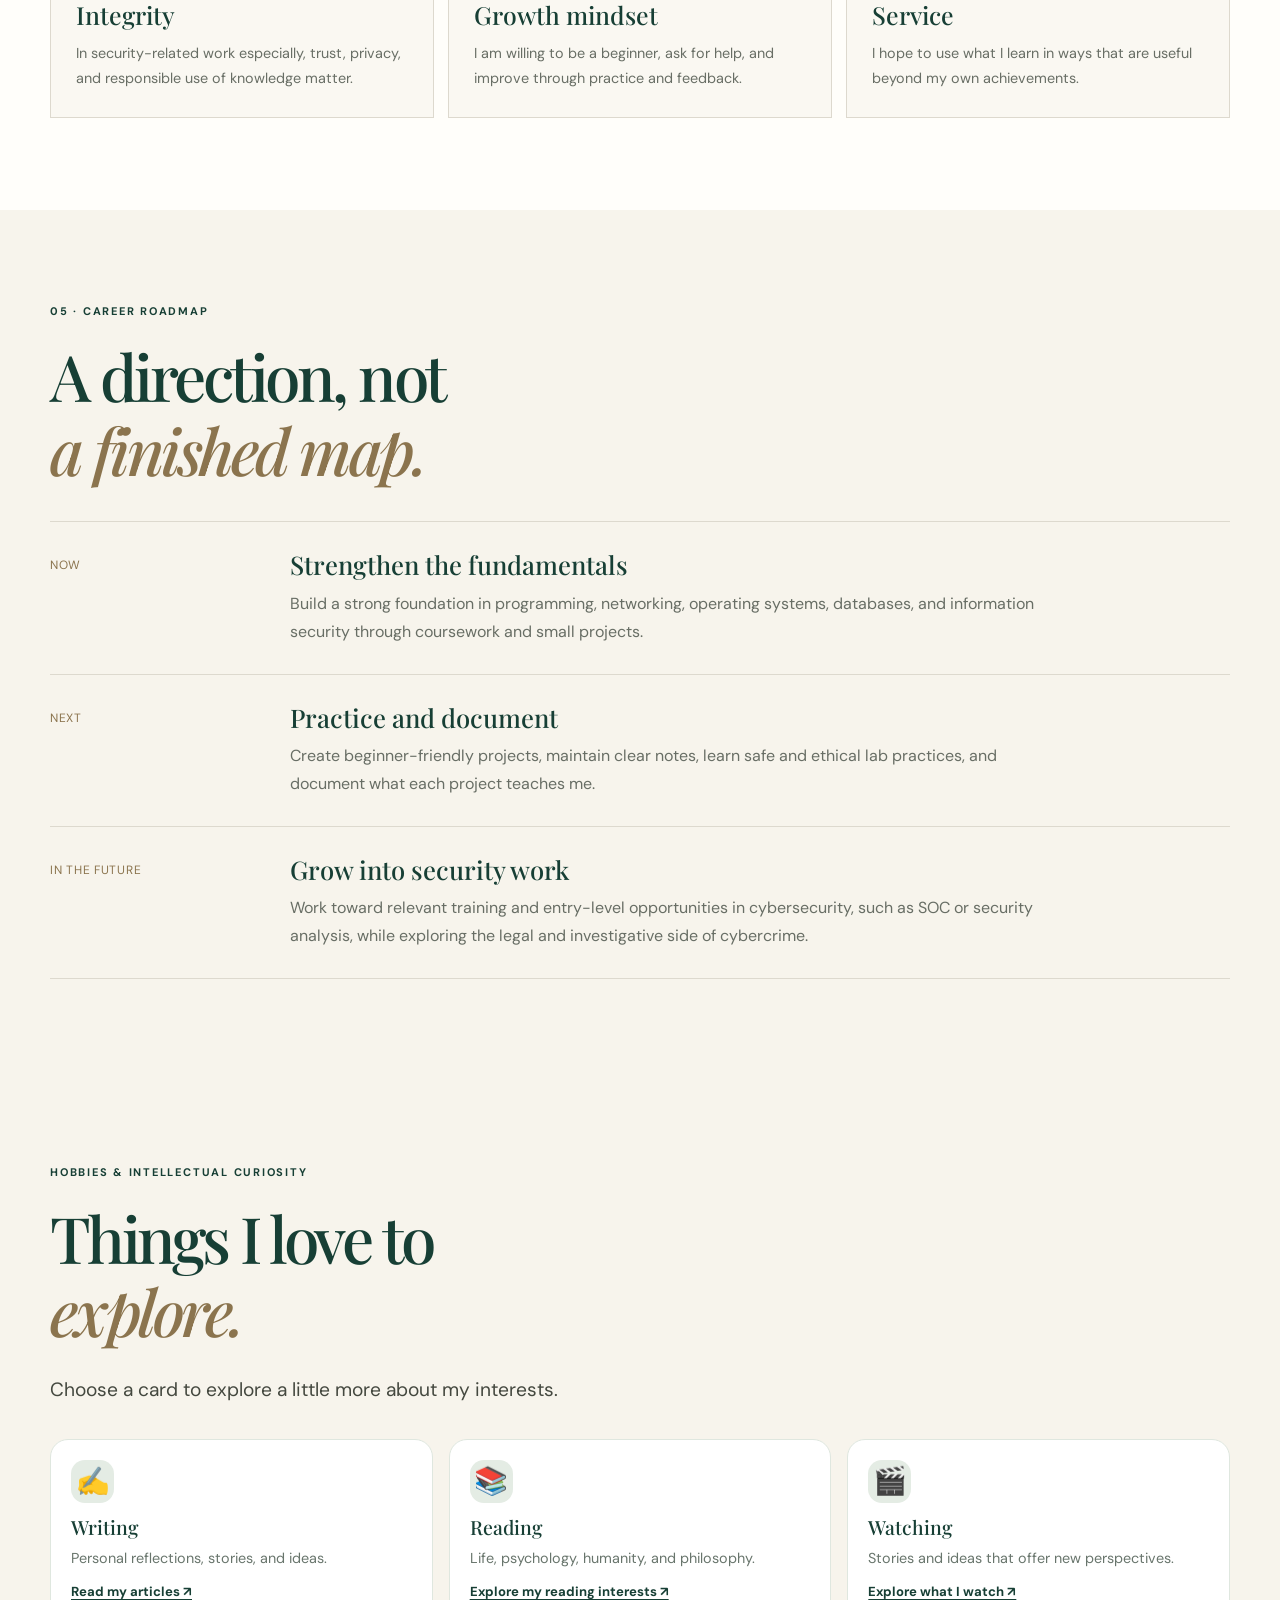
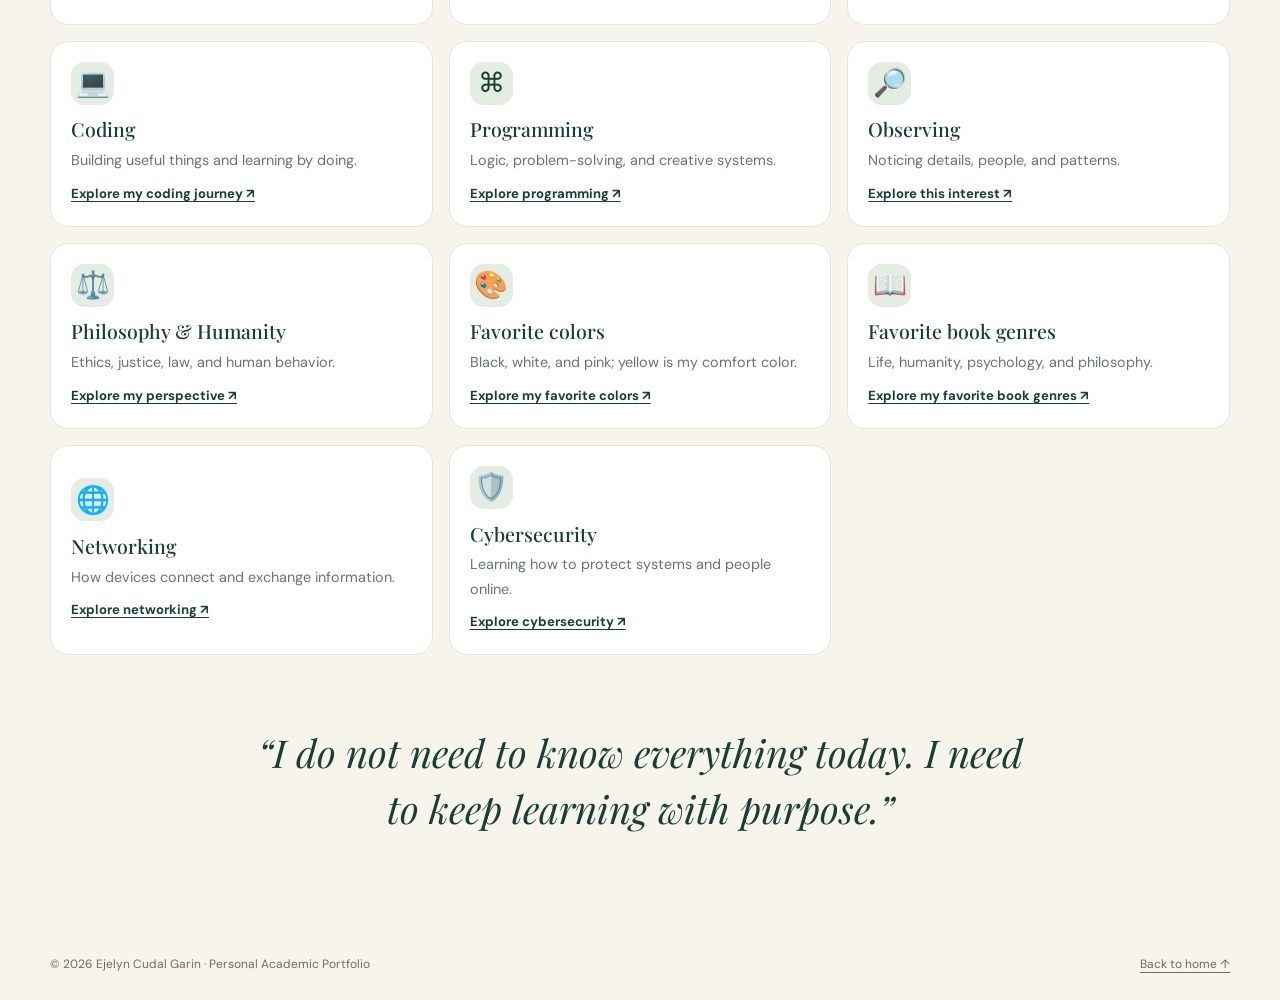
<file: personal.html>
<!doctype html><html lang="en"><head><meta charset="utf-8"><meta name="viewport" content="width=device-width, initial-scale=1"><meta name="description" content="Ejelyn Cudal Garin's academic portfolio, personal story, achievements, and future goals."><meta name="theme-color" content="#173f35"><title>Personal Information | Ejelyn Cudal Garin</title><link rel="preconnect" href="https://fonts.googleapis.com"><link rel="preconnect" href="https://fonts.gstatic.com" crossorigin><link href="https://fonts.googleapis.com/css2?family=DM+Sans:wght@400;500;600;700&family=Playfair+Display:ital,wght@0,500;0,600;0,700;1,500;1,600&display=swap" rel="stylesheet"><link rel="stylesheet" href="css/style.css"><script src="js/script.js" defer></script></head><body><a class="skip-link" href="#main">Skip to content</a><header class="site-header">
<a class="brand" href="index.html">JEN<span>.</span></a>
<button class="menu-toggle" aria-expanded="false" aria-controls="site-nav" aria-label="Toggle navigation"><span></span><span></span></button>
<nav id="site-nav" class="site-nav" aria-label="Main navigation">
<a href="index.html" data-page="home">Home</a><a href="personal.html" data-page="personal">Personal Information</a><a href="parents.html" data-page="parents">Parents</a><a href="achievements.html" data-page="achievements">Achievements</a>
</nav></header><main id="main"><section class="page-hero section"><p class="eyebrow">PAGE 02 · PERSONAL INFORMATION</p><h1>More than a<br><em>student ID.</em></h1><p class="hero-intro">A closer look at the person behind the portfolio: my background, what I am learning, what matters to me, and the professional I hope to become.</p><div class="search-wrap"><label for="site-search">Search this page</label><input id="site-search" type="search" placeholder="Try “skills”, “career”, “values”…"><p class="search-status" aria-live="polite">Search across the content on this page.</p></div></section>
<section class="section personal-layout searchable"><div class="profile-intro"><p class="eyebrow">01 · PERSONAL PROFILE</p><h2>Learning with<br><em>intention.</em></h2><p class="lead">I am a Bachelor of Science in Information Technology student at the University of the Cordilleras in Baguio City, majoring in Networking and Security.</p><p>My interests include understanding how digital systems communicate, how security threats affect people and organizations, and how technology can be used thoughtfully. I also enjoy writing and reading, which help me reflect, communicate, and explore different perspectives.</p><p>I do not see learning as something that ends with a grade or a certificate. I see it as a process of asking better questions, practicing consistently, learning from mistakes, and becoming more responsible with the knowledge I gain.</p></div><aside class="profile-facts"><p class="eyebrow">QUICK FACTS</p><dl><div><dt>Current institution</dt><dd>University of the Cordilleras</dd></div><div><dt>Program</dt><dd>BS Information Technology</dd></div><div><dt>Major</dt><dd>Networking and Security</dd></div><div><dt>Current chapter</dt><dd>College · 2026–present</dd></div><div><dt>Interests</dt><dd>Cybersecurity, networking, writing, reading, and web development</dd></div><div><dt>Personal motto</dt><dd>Use knowledge to serve.</dd></div></dl></aside></section>
<section class="section searchable" id="education"><p class="eyebrow">MY EDUCATIONAL BACKGROUND</p><h2>Every school<br><em>left a chapter.</em></h2><p class="lead">Each stage has contributed to my learning, interests, and the person I am becoming.</p><div class="school-timeline">
<article class="school-card"><img src="images/san-pedro-elementary-logo.jpg" alt="San Pedro Elementary School logo"><div><p class="eyebrow">2011–2017 · KINDER–GRADE 5</p><h3>San Pedro Elementary School</h3><p>San Pedro, Mabini, Pangasinan</p><p>With honors in Kinder and Grades 1, 2, 4, and 5; high honors in Grade 3.</p></div></article>
<article class="school-card"><img src="images/mary-the-queen-logo.jpg" alt="Mary the Queen Educational Foundation logo"><div><p class="eyebrow">2017–2018 · GRADE 6</p><h3>Mary the Queen Educational Foundation</h3><p>Alaminos City, Pangasinan</p><p>With honors.</p></div></article>
<article class="school-card"><img src="images/mary-the-queen-logo.jpg" alt="Mary the Queen Educational Foundation logo"><div><p class="eyebrow">2018–2021 · GRADES 7–8</p><h3>Mary the Queen Educational Foundation</h3><p>Alaminos City, Pangasinan</p><p>With honors; Theatre and Drum and Lyre Corps.</p></div></article>
<article class="school-card"><img src="images/great-plebian-college-logo.jpg" alt="The Great Plebian College logo"><div><p class="eyebrow">2021–2022 · GRADE 9</p><h3>The Great Plebian College</h3><p>Alaminos City, Pangasinan</p><p>With honors.</p></div></article>
<article class="school-card"><img src="images/lyceum-northwestern-logo.jpg" alt="Lyceum North-Western University logo"><div><p class="eyebrow">2022–2023 · GRADE 10</p><h3>Lyceum North-Western University</h3><p>Dagupan City, Pangasinan</p><p>With honors; Science Club.</p></div></article>
<article class="school-card"><img src="images/lyceum-northwestern-logo.jpg" alt="Lyceum North-Western University logo"><div><p class="eyebrow">2023–2025 · SENIOR HIGH · STEM</p><h3>Lyceum North-Western University</h3><p>Dagupan City, Pangasinan</p><p>Graduated with honors; Best in Research Capstone Project Paper and Best in Product Innovation; Filipino Club.</p></div></article>
<article class="school-card"><img src="images/phinma-university-of-pangasinan-logo.jpg" alt="PHINMA University of Pangasinan logo"><div><p class="eyebrow">2025–2026 · FIRST-YEAR COLLEGE</p><h3>PHINMA–University of Pangasinan</h3><p>Dagupan City, Pangasinan</p><p>BS Civil Engineering. This experience taught me patience and helped me reflect on the path I wanted to pursue.</p></div></article>
<article class="school-card"><img src="images/university-of-the-cordilleras-logo.jpg" alt="University of the Cordilleras logo"><div><p class="eyebrow">2026–PRESENT · COLLEGE</p><h3>University of the Cordilleras</h3><p>Baguio City, Philippines</p><p>BS Information Technology, Major in Networking and Security.</p></div></article>
</div></section>
<section class="section searchable personal-details"><p class="eyebrow">PERSONAL DETAILS</p><h2>The little details<br><em>that make me, me.</em></h2><div class="detail-grid"><article class="detail-card"><span class="detail-label">Full name</span><p>Ejelyn C. Garin</p></article><article class="detail-card"><span class="detail-label">Age</span><p>19</p></article><article class="detail-card"><span class="detail-label">Birthday</span><p>March 10, 2007</p></article><article class="detail-card"><span class="detail-label">Location</span><p>Pangasinan, Philippines</p></article><article class="detail-card detail-card-wide"><span class="detail-label">Email</span><p><a href="mailto:ejelyngarin.uc@gmail.com">ejelyngarin.uc@gmail.com</a></p></article></div></section>
<section class="section paper-section searchable"><div class="personality-layout"><div><p class="eyebrow">PERSONALITY & PERSPECTIVE</p><h2>INFJ<br><em>The Advocate.</em></h2><p class="lead">I am an introspective, empathetic, and purpose-driven individual who values integrity, compassion, and personal growth.</p></div><div class="personality-copy"><p>I enjoy understanding different perspectives, reflecting deeply on ideas, and finding meaningful ways to contribute to society. I am committed to continuous learning, responsible decision-making, and using my knowledge and skills to make a positive impact on others.</p><p>I see personality as a way to reflect on my preferences, not a limit on who I can become. I remain open to learning, changing, and discovering new strengths through experience.</p></div></div></section>
<section class="section paper-section searchable"><p class="eyebrow">02 · MY STORY SO FAR</p><h2>Past, present,<br><em>and what comes next.</em></h2><div class="timeline"><article class="timeline-item"><span class="timeline-date">THE PAST · FOUNDATION</span><div><h3>Learning to keep going</h3><p>My school years included academic recognition, student leadership, scouting, performance activities, and opportunities to work with others. These experiences helped me practice responsibility, cooperation, preparation, and perseverance.</p></div></article><article class="timeline-item"><span class="timeline-date">THE PRESENT · UC BAGUIO</span><div><h3>Building an IT foundation</h3><p>After studying Civil Engineering during my first year of college at PHINMA–University of Pangasinan in 2025–2026, I chose to move toward Information Technology. I am now continuing my studies at the University of the Cordilleras, focusing on Networking and Security.</p></div></article><article class="timeline-item"><span class="timeline-date">THE FUTURE · DIRECTION</span><div><h3>Protecting people through technology</h3><p>My long-term direction is connected to information security and justice. I am interested in roles such as Cybersecurity Analyst, Security Operations Center (SOC) Analyst, and Security Engineer, while keeping an eventual interest in cybercrime prosecution. I know these paths require continued study, practical experience, ethical judgment, and patience.</p></div></article></div></section>
<section class="section searchable"><p class="eyebrow">03 · INTERESTS & DEVELOPING SKILLS</p><h2>Curiosity into<br><em>capability.</em></h2><p class="section-desc">These are areas I am interested in or actively developing. I present them as learning goals—not as claims of professional mastery.</p><div class="future-grid"><article class="future-card"><span class="future-index">01</span><h3>Networking</h3><p>Learning how devices, networks, and services connect, communicate, and exchange information.</p></article><article class="future-card"><span class="future-index">02</span><h3>Cybersecurity</h3><p>Exploring digital threats, safe practices, risk awareness, and ways to help protect systems and users.</p></article><article class="future-card"><span class="future-index">03</span><h3>Programming & Web</h3><p>Practicing coding fundamentals and building websites to strengthen logic, troubleshooting, and design thinking.</p></article><article class="future-card"><span class="future-index">04</span><h3>Research & Analysis</h3><p>Gathering information, asking questions, comparing evidence, and working toward reasoned conclusions.</p></article><article class="future-card"><span class="future-index">05</span><h3>Communication</h3><p>Using writing, reading, and reflection to express ideas clearly and understand different perspectives.</p></article><article class="future-card"><span class="future-index">06</span><h3>Responsible Technology</h3><p>Keeping privacy, fairness, accountability, and the human impact of technology in mind.</p></article></div></section>
<section class="section paper-section searchable"><p class="eyebrow">04 · VALUES & WORKING STYLE</p><h2>The values I want<br><em>to carry forward.</em></h2><div class="value-grid"><article><h3>Curiosity</h3><p>I want to understand how and why things work, not simply memorize the answer.</p></article><article><h3>Perseverance</h3><p>I believe progress can come from consistent effort, honest reflection, and trying again after a difficult lesson.</p></article><article><h3>Empathy</h3><p>Technology affects real people. I want my decisions and future work to consider their needs, safety, and dignity.</p></article><article><h3>Integrity</h3><p>In security-related work especially, trust, privacy, and responsible use of knowledge matter.</p></article><article><h3>Growth mindset</h3><p>I am willing to be a beginner, ask for help, and improve through practice and feedback.</p></article><article><h3>Service</h3><p>I hope to use what I learn in ways that are useful beyond my own achievements.</p></article></div></section>
<section class="section searchable"><p class="eyebrow">05 · CAREER ROADMAP</p><h2>A direction, not<br><em>a finished map.</em></h2><div class="timeline"><article class="timeline-item"><span class="timeline-date">NOW</span><div><h3>Strengthen the fundamentals</h3><p>Build a strong foundation in programming, networking, operating systems, databases, and information security through coursework and small projects.</p></div></article><article class="timeline-item"><span class="timeline-date">NEXT</span><div><h3>Practice and document</h3><p>Create beginner-friendly projects, maintain clear notes, learn safe and ethical lab practices, and document what each project teaches me.</p></div></article><article class="timeline-item"><span class="timeline-date">IN THE FUTURE</span><div><h3>Grow into security work</h3><p>Work toward relevant training and entry-level opportunities in cybersecurity, such as SOC or security analysis, while exploring the legal and investigative side of cybercrime.</p></div></article></div></section><section class="section searchable" id="interests"><p class="eyebrow">HOBBIES & INTELLECTUAL CURIOSITY</p><h2>Things I love to<br><em>explore.</em></h2><p class="lead">Choose a card to explore a little more about my interests.</p><div class="interest-grid">
<a class="interest-card" href="https://substack.com/@jenpreferstoyou/posts" target="_blank" rel="noopener noreferrer" aria-label="Open my Substack articles"><span class="interest-icon" aria-hidden="true">✍</span><h3>Writing</h3><p>Personal reflections, stories, and ideas. <span class="interest-action">Read my articles ↗</span></p></a>
<button class="interest-card" data-modal="reading"><span class="interest-icon">📚</span><h3>Reading</h3><p>Life, psychology, humanity, and philosophy.</p><span class="interest-action">Explore my reading interests ↗</span></button>
<button class="interest-card" data-modal="watching"><span class="interest-icon">🎬</span><h3>Watching</h3><p>Stories and ideas that offer new perspectives.</p><span class="interest-action">Explore what I watch ↗</span></button>
<button class="interest-card" data-modal="coding"><span class="interest-icon">💻</span><h3>Coding</h3><p>Building useful things and learning by doing.</p><span class="interest-action">Explore my coding journey ↗</span></button>
<button class="interest-card" data-modal="programming"><span class="interest-icon">⌘</span><h3>Programming</h3><p>Logic, problem-solving, and creative systems.</p><span class="interest-action">Explore programming ↗</span></button>
<button class="interest-card" data-modal="observing"><span class="interest-icon">🔎</span><h3>Observing</h3><p>Noticing details, people, and patterns.</p><span class="interest-action">Explore this interest ↗</span></button>
<button class="interest-card" data-modal="philosophy"><span class="interest-icon">⚖️</span><h3>Philosophy & Humanity</h3><p>Ethics, justice, law, and human behavior.</p><span class="interest-action">Explore my perspective ↗</span></button>
<button class="interest-card" type="button" data-modal="favorite-colors"><span class="interest-icon">🎨</span><h3>Favorite colors</h3><p>Black, white, and pink; yellow is my comfort color.</p><span class="interest-action">Explore my favorite colors ↗</span></button>
<button class="interest-card" type="button" data-modal="favorite-genres"><span class="interest-icon">📖</span><h3>Favorite book genres</h3><p>Life, humanity, psychology, and philosophy.</p><span class="interest-action">Explore my favorite book genres ↗</span></button>
<button class="interest-card" data-modal="networking"><span class="interest-icon">🌐</span><h3>Networking</h3><p>How devices connect and exchange information.</p><span class="interest-action">Explore networking ↗</span></button>
<button class="interest-card" data-modal="cybersecurity"><span class="interest-icon">🛡️</span><h3>Cybersecurity</h3><p>Learning how to protect systems and people online.</p><span class="interest-action">Explore cybersecurity ↗</span></button>
</div><blockquote class="closing-quote">“I do not need to know everything today. I need to keep learning with purpose.”</blockquote></section>
<div class="portfolio-modal" id="interest-modal" role="dialog" aria-modal="true" aria-labelledby="interest-modal-title"><div class="portfolio-modal-panel"><button class="modal-close" type="button" aria-label="Close dialog">×</button><p class="eyebrow">A LITTLE MORE ABOUT MY INTERESTS</p><h2 id="interest-modal-title">Explore</h2><div id="interest-modal-content"></div></div></div><script src="js/interest-modal.js" defer></script>
</main><footer class="site-footer"><p>© 2026 Ejelyn Cudal Garin · Personal Academic Portfolio</p><a href="index.html">Back to home ↑</a></footer></body></html>
</file>
<file: css/style.css>
:root{--ivory:#F7F4EC;--paper:#FFFEFA;--green:#173F35;--green2:#315B4B;--charcoal:#292B28;--muted:#686E65;--line:#DDD9CE;--gold:#B99A64;--serif:"Playfair Display",Georgia,serif;--sans:"DM Sans",Arial,sans-serif;--page:min(1180px,calc(100% - 48px))}
*{box-sizing:border-box}html{scroll-behavior:smooth;scroll-padding-top:90px}body{margin:0;background:var(--ivory);color:var(--charcoal);font-family:var(--sans);line-height:1.75}a{color:inherit;text-decoration:none}img{max-width:100%;display:block}p{margin-top:0}.skip-link{position:absolute;left:-9999px;top:8px;background:var(--green);color:white;padding:10px 16px;z-index:100}.skip-link:focus{left:8px}
.site-header{min-height:76px;padding:0 max(24px,calc((100% - 1180px)/2));display:flex;align-items:center;justify-content:space-between;border-bottom:1px solid rgba(23,63,53,.13);background:rgba(247,244,236,.96);position:sticky;top:0;z-index:20;backdrop-filter:blur(12px)}.brand{font-family:var(--serif);font-size:1.8rem;letter-spacing:-.08em;font-weight:700;color:var(--green)}.brand span{color:var(--gold)}.site-nav{display:flex;align-items:center;gap:25px;font-size:.82rem;font-weight:600}.site-nav a{padding:8px 0;border-bottom:1px solid transparent}.site-nav a:hover,.site-nav a.active{color:#8A6D3D;border-color:var(--gold)}.menu-toggle{display:none}
.section{padding:92px max(24px,calc((100% - 1180px)/2))}.hero{min-height:calc(90svh - 76px);padding-top:75px;padding-bottom:70px;display:grid;grid-template-columns:1.05fr .95fr;gap:60px;align-items:center;position:relative;overflow:hidden}.hero-copy{max-width:640px}.eyebrow{font-size:.69rem;letter-spacing:.16em;font-weight:700;color:var(--green);margin:0 0 18px}.eyebrow-line{display:inline-block;width:30px;height:1px;background:var(--green);vertical-align:middle;margin-right:10px}h1,h2,h3{margin-top:0;font-weight:500;line-height:1.15}h1{font-family:var(--serif);font-size:clamp(3.8rem,7vw,7rem);letter-spacing:-.065em;margin-bottom:25px;color:var(--green)}h1 em,h2 em{font-weight:500;color:#8B744E;font-style:italic}h2{font-family:var(--serif);font-size:clamp(2.5rem,5vw,4.8rem);letter-spacing:-.055em;color:var(--green);margin-bottom:26px}h3{font-family:var(--serif);font-size:1.55rem;color:var(--green);margin-bottom:12px}.hero-intro{font-size:1.08rem;max-width:540px;color:#4D514A}.hero-motto{font-family:var(--serif);font-style:italic;font-size:1.15rem;color:var(--green);margin:28px 0}.hero-actions{display:flex;align-items:center;gap:24px;flex-wrap:wrap}.button{display:inline-flex;align-items:center;gap:16px;padding:13px 18px;font-size:.84rem;font-weight:600;transition:transform .2s,background .2s}.button:hover{transform:translateY(-3px)}.button-dark{background:var(--green);color:white}.button-dark:hover{background:#0E3028}.text-link{font-size:.85rem;font-weight:600;text-decoration:underline;text-underline-offset:5px;text-decoration-color:#B99A64}.hero-art{position:relative;max-width:500px;justify-self:end;width:100%;padding:20px 35px 35px 20px}.portrait-frame{aspect-ratio:4/5;background:#E9E5D9;border:1px solid #D8D2C4;padding:12px;position:relative;box-shadow:18px 18px 0 #E8E2D5}.portrait-frame img{width:100%;height:100%;object-fit:contain;background:#f5f2e9;position:absolute;inset:0;padding:12px}.image-placeholder{display:none;width:100%;height:100%;min-height:180px;align-items:center;justify-content:center;flex-direction:column;text-align:center;gap:12px;color:var(--green);font-size:.86rem;background:linear-gradient(145deg,#EAE5D8,#F6F2E8);padding:18px}.placeholder-mark{font-family:var(--serif);font-size:3rem;font-style:italic;color:#9B855E}.image-placeholder small{font-size:.72rem;color:var(--muted)}.hero-note{position:absolute;bottom:5px;left:-22px;background:var(--green);color:white;padding:18px 20px;display:flex;align-items:center;gap:12px;font-family:var(--serif);font-style:italic;line-height:1.35;box-shadow:0 10px 30px #233b2a20}.note-star{font-size:1.8rem;color:#D9C8A8}.vertical-label{position:absolute;right:4px;top:22px;writing-mode:vertical-rl;font-size:.59rem;letter-spacing:.2em;color:var(--muted)}
.intro{border-top:1px solid var(--line);background:var(--paper)}.intro-grid{display:grid;grid-template-columns:1fr 1fr;gap:70px}.lead{font-size:1.2rem;line-height:1.7;color:#44483F}.intro-side{max-width:550px;color:#62665E;font-size:.96rem}.highlight-section,.paper-section{background:var(--paper)}.section-heading{max-width:720px;margin-bottom:48px}.section-desc{max-width:620px;color:var(--muted)}.future-grid{display:grid;grid-template-columns:repeat(3,1fr);gap:18px}.future-card{border:1px solid var(--line);padding:28px 25px;min-height:290px;position:relative;background:#FAF8F2}.future-index{font-family:var(--serif);font-size:2.2rem;color:#C4B18D}.future-card .eyebrow{margin:20px 0 12px;font-size:.62rem}.future-card h3{font-size:1.6rem}.future-card p{color:var(--muted);font-size:.9rem}.contact-section{background:var(--green);text-align:center;color:var(--ivory);padding-top:100px;padding-bottom:100px}.contact-section .eyebrow{color:#D9C8A8}.contact-section h2{color:var(--ivory)}.contact-section h2 em{color:#D9C8A8}.contact-copy{max-width:620px;margin:0 auto 30px;color:#E0E7DE}.button-light{background:var(--ivory);color:var(--green)}.site-footer{display:flex;justify-content:space-between;align-items:center;gap:20px;padding:25px max(24px,calc((100% - 1180px)/2));font-size:.75rem;color:var(--muted)}.site-footer p{margin:0}.site-footer>a:last-child{text-decoration:underline;text-underline-offset:4px}
.page-hero{padding-top:75px;padding-bottom:55px}.page-hero h1{font-size:clamp(3.5rem,6vw,6rem)}.page-hero .hero-intro{max-width:700px}.search-wrap{margin-top:32px;max-width:580px}.search-wrap label{display:block;font-size:.75rem;font-weight:700;letter-spacing:.08em;margin-bottom:8px;color:var(--green)}.search-wrap input{width:100%;border:1px solid #CFCABD;background:var(--paper);padding:14px 16px;font:inherit;outline-color:var(--green)}.search-status{font-size:.76rem;color:var(--muted);margin:8px 0 0}.personal-layout{display:grid;grid-template-columns:1.2fr .8fr;gap:70px;align-items:start}.profile-intro p:not(.eyebrow){color:#555B52}.profile-facts{background:var(--green);color:#F7F4EC;padding:30px}.profile-facts .eyebrow{color:#D9C8A8}.profile-facts dl{margin:0}.profile-facts dl div{padding:13px 0;border-bottom:1px solid #ffffff2c}.profile-facts dt{font-size:.7rem;letter-spacing:.08em;text-transform:uppercase;color:#D9C8A8}.profile-facts dd{margin:3px 0 0;font-size:.92rem}.timeline{border-top:1px solid var(--line);margin:35px 0 0}.timeline-item{display:grid;grid-template-columns:200px 1fr;gap:40px;padding:28px 0;border-bottom:1px solid var(--line)}.timeline-date{font-size:.75rem;color:#8B744E;letter-spacing:.06em;padding-top:5px}.timeline-item h3{font-size:1.6rem;margin-bottom:10px}.timeline-item p{color:var(--muted);max-width:760px;margin-bottom:0}.value-grid{display:grid;grid-template-columns:repeat(3,1fr);gap:14px}.value-grid article{padding:25px;border:1px solid var(--line);background:#FAF8F2}.value-grid p{color:var(--muted);font-size:.9rem;margin-bottom:0}.closing-quote{margin:70px auto 0;max-width:800px;text-align:center;font-family:var(--serif);font-style:italic;font-size:clamp(1.5rem,3vw,2.4rem);line-height:1.45;color:var(--green)}.family-section{background:var(--paper)}.family-grid{display:grid;grid-template-columns:repeat(2,1fr);gap:45px 28px}.family-photo{aspect-ratio:5/3;background:#E9E5D9;position:relative;margin-bottom:22px;overflow:hidden}.family-photo img{position:absolute;inset:0;width:100%;height:100%;object-fit:contain;background:#f5f2e9}.family-photo .image-placeholder{min-height:100%;height:100%}.family-card .eyebrow{margin-bottom:9px;font-size:.62rem}.family-card h3{font-size:1.85rem}.family-card>p:last-child{max-width:500px;color:var(--muted);font-size:.91rem}.privacy-note{margin-top:40px;border-left:2px solid var(--gold);padding-left:16px;color:var(--muted);font-size:.78rem}.achievement-grid{display:grid;grid-template-columns:repeat(3,1fr);gap:16px;margin-top:35px}.achievement-item{border:1px solid var(--line);padding:26px;background:#FAF8F2}.achievement-symbol{font-size:1.4rem;color:var(--gold)}.achievement-item h3{margin-top:15px}.achievement-item p{font-size:.9rem;color:var(--muted);margin-bottom:0}
.search-hidden{display:none!important}.search-match{outline:1px solid #B99A64;outline-offset:2px}
@media(max-width:850px){.site-nav{gap:14px}.hero{gap:25px}.personal-layout{gap:35px}.future-card{padding:22px 18px}.achievement-grid{grid-template-columns:repeat(2,1fr)}.value-grid{grid-template-columns:repeat(2,1fr)}}
@media(max-width:680px){.site-header{min-height:68px;padding:0 18px}.menu-toggle{display:flex;flex-direction:column;gap:5px;background:transparent;border:0;padding:10px}.menu-toggle span{display:block;width:23px;height:1px;background:var(--green)}.site-nav{display:none;position:absolute;top:68px;left:0;right:0;padding:18px;background:var(--ivory);border-bottom:1px solid var(--line);flex-direction:column;align-items:stretch;gap:0}.site-nav.open{display:flex}.site-nav a{padding:12px 6px}.section{padding:65px 18px}.hero{min-height:auto;grid-template-columns:1fr;gap:28px;padding-top:48px;padding-bottom:60px}.hero-copy{order:1}.hero-art{order:0;width:min(78%,350px);justify-self:center;padding:10px 25px 25px 10px}.hero-note{left:-25px;padding:12px;font-size:.85rem}.vertical-label{right:-3px}.hero h1{font-size:clamp(3.5rem,17vw,5.6rem)}.intro-grid,.personal-layout{grid-template-columns:1fr;gap:25px}.page-hero{padding-top:50px}.page-hero h1{font-size:clamp(3.2rem,15vw,5rem)}.future-grid,.family-grid,.value-grid,.achievement-grid{grid-template-columns:1fr}.future-card{min-height:auto}.timeline-item{grid-template-columns:1fr;gap:8px;padding:23px 0}.profile-facts{padding:24px}.site-footer{padding:22px 18px;align-items:flex-start;flex-direction:column}.closing-quote{margin-top:50px}.hero-actions{gap:15px}}
@media(prefers-reduced-motion:reduce){html{scroll-behavior:auto}*,*:before,*:after{animation-duration:.01ms!important;transition-duration:.01ms!important}}


/* Editorial achievements photo gallery */
.gallery-intro{max-width:680px;color:var(--muted);margin:18px 0 38px;line-height:1.8}
.editorial-gallery{display:grid;grid-template-columns:repeat(2,minmax(0,1fr));gap:42px 24px;align-items:start}
.gallery-card{min-width:0}
.gallery-card-feature{grid-column:span 2;display:grid;grid-template-columns:1.15fr .85fr;gap:28px;align-items:center}
.gallery-photo{position:relative;aspect-ratio:4/3;overflow:hidden;background:#e9e7dc;border:1px solid var(--line)}
.photo-placeholder{display:flex;flex-direction:column;align-items:center;justify-content:center;text-align:center;padding:24px;background:linear-gradient(135deg,#edf0e7 0%,#f7f4ec 52%,#dce6dc 100%);color:var(--green)}
.photo-number{position:absolute;top:15px;left:17px;font-size:.68rem;letter-spacing:.12em;color:#796b53}
.photo-mark{font-family:var(--serif);font-size:3rem;color:#b99a64;line-height:1;margin-bottom:12px}
.photo-prompt{max-width:230px;font-size:.8rem;line-height:1.6;color:#62665e}
.gallery-caption{padding:19px 2px 0}
.gallery-caption .eyebrow{font-size:.63rem;margin-bottom:9px}
.gallery-caption h3{font-size:1.65rem;margin:0 0 10px}
.gallery-caption p:last-child{font-size:.91rem;line-height:1.75;color:var(--muted);margin-bottom:0}
@media(max-width:680px){.editorial-gallery{grid-template-columns:1fr;gap:30px}.gallery-card-feature{grid-column:auto;display:block}.gallery-photo{aspect-ratio:4/3}.gallery-caption h3{font-size:1.45rem}}


/* Personal profile additions */
.becoming-mantra{display:flex;flex-wrap:wrap;gap:.35rem .7rem;margin:1.4rem 0 0;padding-top:1rem;border-top:1px solid rgba(255,255,255,.28);font-family:'Playfair Display',serif;font-size:clamp(1.05rem,2vw,1.45rem);font-style:italic;line-height:1.55;color:inherit;}
.becoming-mantra span{display:inline-block;}
.becoming-mantra span:last-child{font-weight:700;text-decoration:underline;text-decoration-thickness:1px;text-underline-offset:5px;}
.personal-details h2{margin-bottom:1.5rem;}
.detail-grid{display:grid;grid-template-columns:repeat(3,minmax(0,1fr));gap:1rem;}
.detail-card,.detail-panel{padding:1.25rem 1.35rem;border:1px solid var(--line, #d9dfd8);background:rgba(255,255,255,.48);}
.detail-label{display:block;margin-bottom:.5rem;font-size:.72rem;text-transform:uppercase;letter-spacing:.13em;opacity:.7;}
.detail-card p,.detail-panel p{margin:0;overflow-wrap:anywhere;}
.detail-card a{color:inherit;text-decoration-thickness:1px;text-underline-offset:3px;}
.detail-card-wide{grid-column:span 2;}
.personality-layout{display:grid;grid-template-columns:1fr 1fr;gap:clamp(2rem,6vw,6rem);align-items:start;}
.personality-copy{padding-top:2.4rem;}
.personality-copy p{max-width:62ch;}
.detail-columns{display:grid;grid-template-columns:repeat(2,minmax(0,1fr));gap:1rem;margin-top:1.5rem;}
.detail-panel h3{margin:0 0 .65rem;font-family:'Playfair Display',serif;font-size:1.3rem;font-weight:500;}
.detail-panel .sub-detail-heading{margin-top:1.3rem;}
@media(max-width:700px){.detail-grid{grid-template-columns:repeat(2,minmax(0,1fr));}.detail-card-wide{grid-column:span 2;}.personality-layout{grid-template-columns:1fr;gap:1rem;}.personality-copy{padding-top:0;}.detail-columns{grid-template-columns:1fr;}.becoming-mantra{gap:.2rem .55rem;}}

.gallery-photo{position:relative;overflow:hidden;}
.gallery-image{display:block;width:100%;height:100%;object-fit:cover;}
.gallery-photo.has-image .photo-number,.gallery-photo.has-image .photo-mark,.gallery-photo.has-image .photo-prompt{display:none;}


/* Personal interests: editorial icon cards */
.interest-grid{display:grid;grid-template-columns:repeat(4,minmax(0,1fr));gap:1rem;margin-top:1.6rem}
.interest-card{min-width:0;padding:1.35rem;border:1px solid var(--line,#d9dfd8);background:linear-gradient(145deg,rgba(255,255,255,.72),rgba(247,245,239,.9));transition:transform .2s ease,border-color .2s ease,box-shadow .2s ease}
.interest-card:hover{transform:translateY(-3px);border-color:var(--gold,#b99a64);box-shadow:0 12px 28px rgba(23,63,53,.07)}
.interest-icon{width:43px;height:43px;display:flex;align-items:center;justify-content:center;margin-bottom:1rem;border-radius:14px;background:#e4ece4;color:var(--green,#173f35)}
.interest-icon svg{width:23px;height:23px;fill:none;stroke:currentColor;stroke-width:1.6;stroke-linecap:round;stroke-linejoin:round}
.interest-card h3{margin:0 0 .55rem;font-family:'Playfair Display',serif;font-size:1.22rem;font-weight:500;line-height:1.25}
.interest-card p{margin:0;color:var(--muted,#62665e);font-size:.88rem;line-height:1.7}
.interest-card h4{margin:1rem 0 .45rem;font-size:.76rem;text-transform:uppercase;letter-spacing:.1em;font-weight:600}
.color-icon{flex-direction:row;gap:4px;font-size:1.25rem}
.color-icon span:nth-child(1){color:#222}.color-icon span:nth-child(2){color:#fff;text-shadow:0 0 0 #777,0 0 2px #777}.color-icon span:nth-child(3){color:#e8a6bd}
.color-swatches,.comfort-color{display:flex;align-items:center;gap:.5rem;margin:.55rem 0 .7rem}
.swatch{display:inline-block;width:19px;height:19px;border-radius:50%;border:1px solid rgba(0,0,0,.14)}
.swatch-black{background:#222}.swatch-white{background:#fff}.swatch-pink{background:#e8a6bd}.swatch-yellow{background:#f0d66e}
.comfort-color{font-size:.88rem;color:var(--muted,#62665e)}
@media(max-width:1000px){.interest-grid{grid-template-columns:repeat(3,minmax(0,1fr))}}
@media(max-width:700px){.interest-grid{grid-template-columns:repeat(2,minmax(0,1fr))}.family-grid{grid-template-columns:1fr;gap:35px}}
@media(max-width:420px){.interest-grid{grid-template-columns:1fr}}

/* Preserve each original photograph's aspect ratio without cropping */
.family-grid{grid-template-columns:repeat(2,minmax(0,1fr));align-items:start}
.family-photo{aspect-ratio:auto;height:auto;overflow:visible;background:transparent}
.family-photo img{position:static;display:block;width:100%;height:auto;max-height:none;object-fit:contain;object-position:center;background:transparent}
.family-photo .image-placeholder{display:none!important}
.gallery-photo{height:auto;min-height:260px;aspect-ratio:auto;overflow:hidden}
.gallery-photo .gallery-image{position:relative;display:block;width:100%;height:auto;max-height:none;object-fit:contain;object-position:center;background:#f7f5ef}
.gallery-photo:not(.has-image){min-height:260px;aspect-ratio:4/3}
@media(max-width:700px){.family-grid{grid-template-columns:1fr}.family-photo img{width:100%;height:auto}.gallery-photo.has-image{min-height:0}}


/* Original image proportions are preserved; images are never stretched or cropped. */
.gallery-photo.has-image{aspect-ratio:auto;height:auto;overflow:visible;background:transparent;display:block;padding:0;}
.gallery-image{display:block;width:100%;height:auto;max-height:none;object-fit:contain;}
.family-photo{height:auto;aspect-ratio:auto;overflow:visible;background:transparent;}
.family-photo img{position:static;display:block;width:100%;height:auto;max-height:none;object-fit:contain;background:transparent;}
.family-photo .image-placeholder{min-height:0;height:auto;}


/* Interactive portfolio additions */
.school-timeline{display:grid;grid-template-columns:repeat(2,minmax(0,1fr));gap:1rem;margin-top:2rem}.school-card{display:grid;grid-template-columns:88px 1fr;gap:1.1rem;align-items:center;padding:1.25rem;background:#fff;border:1px solid #dfe7df;border-radius:18px;box-shadow:0 8px 24px #173f350a}.school-card img{width:88px;height:auto;max-height:100px;object-fit:contain;display:block}.school-card h3{margin:.2rem 0}.school-card p{margin:.35rem 0;color:#5e6b63;font-size:.93rem}.interest-grid{display:grid;grid-template-columns:repeat(3,minmax(0,1fr));gap:1rem;margin-top:2rem}.interest-card{border:1px solid #dfe7df;background:#fff;border-radius:18px;padding:1.25rem;text-align:left;cursor:pointer;transition:transform .2s,box-shadow .2s;color:#173f35;min-height:175px}.interest-card:hover,.interest-card:focus-visible{transform:translateY(-4px);box-shadow:0 14px 32px #173f3518}.interest-card .interest-icon{font-size:1.7rem;display:block;margin-bottom:.8rem}.interest-card h3{margin:0 0 .4rem}.interest-card p{margin:0;color:#68756c;font-size:.9rem}.family-card{cursor:pointer;transition:transform .2s,box-shadow .2s}.family-card:hover{transform:translateY(-4px);box-shadow:0 14px 30px #173f3514}.family-open{margin-top:.8rem;border:0;background:transparent;text-decoration:underline;text-underline-offset:4px;font:inherit;cursor:pointer;color:#173f35}.family-photo img,.gallery-image{width:100%;height:auto;object-fit:contain;display:block}.family-photo{height:auto!important;overflow:visible!important;background:#f4f2eb}.gallery-photo{height:auto!important;aspect-ratio:auto!important;overflow:hidden}.gallery-image{position:relative!important;inset:auto!important;max-height:560px}.photo-placeholder:not(.has-image){min-height:180px;aspect-ratio:4/3;background:#edf1e9}.portfolio-modal{position:fixed;inset:0;z-index:9999;background:#101a16b8;display:none;align-items:center;justify-content:center;padding:1rem}.portfolio-modal.open{display:flex}.portfolio-modal-panel{position:relative;background:#fbfaf6;color:#173f35;border-radius:20px;max-width:760px;width:min(100%,760px);max-height:88vh;overflow:auto;padding:clamp(1.3rem,4vw,2.5rem);box-shadow:0 25px 90px #0004}.portfolio-modal-panel h2{font-family:'Playfair Display',serif;font-size:clamp(1.7rem,4vw,2.6rem);margin:.2rem 2.4rem 1rem 0}.portfolio-modal-panel p{line-height:1.8}.modal-close{position:sticky;float:right;top:0;border:1px solid #d5dfd5;background:#fff;border-radius:50%;width:42px;height:42px;font-size:1.3rem;cursor:pointer;color:#173f35}.resource-list{display:grid;gap:.7rem;margin-top:1rem}.resource-list a{padding:1rem;border-radius:12px;border:1px solid #dfe7df;background:#fff;color:#173f35;text-decoration:none}.resource-list a:hover{text-decoration:underline}.modal-note{font-size:.9rem;color:#647269;background:#edf2eb;padding:.9rem;border-radius:12px}.achievement-item,.timeline-item{break-inside:avoid}
@media(max-width:760px){.school-timeline{grid-template-columns:1fr}.interest-grid{grid-template-columns:repeat(2,minmax(0,1fr))}.school-card{grid-template-columns:68px 1fr}.school-card img{width:68px}.portfolio-modal{padding:.5rem}.portfolio-modal-panel{max-height:94vh;border-radius:16px}}
@media(max-width:420px){.interest-grid{grid-template-columns:1fr}.school-card{padding:1rem}}

/* Interactive interest cards and resource popups */
.interest-card{cursor:pointer;text-align:left;color:inherit;font:inherit;display:block;width:100%;text-decoration:none;transition:transform .2s,box-shadow .2s,border-color .2s}.interest-card:hover,.interest-card:focus-visible{transform:translateY(-4px);box-shadow:0 12px 28px #173f3517;border-color:var(--gold);outline-color:var(--green)}.interest-card .interest-icon{display:flex;align-items:center;justify-content:center;gap:5px}.interest-card .interest-icon svg{width:30px;height:30px;fill:none;stroke:currentColor;stroke-width:1.6;stroke-linecap:round;stroke-linejoin:round}.interest-action{display:inline-block;margin-top:8px;color:var(--green);font-weight:700;text-decoration:underline;text-underline-offset:3px}.resource-list{display:grid;gap:10px;margin-top:22px}.resource-item{display:flex;flex-direction:column;gap:2px;border:1px solid var(--line);background:#FAF8F2;padding:14px 16px}.resource-item strong{color:var(--green)}.resource-item span{font-size:.88rem;color:var(--muted)}#family-modal-content p{white-space:normal;line-height:1.85}.family-open{cursor:pointer}


/* Organized achievements gallery: grouped by category, without photo-count badges. */
.editorial-gallery{display:block}
.gallery-category-group{margin:0 0 54px}
.gallery-category-title{font-family:var(--serif);font-size:1.8rem;font-weight:600;margin:0 0 24px;padding-bottom:12px;border-bottom:1px solid var(--line)}
.gallery-category-grid{display:grid;grid-template-columns:repeat(2,minmax(0,1fr));gap:38px 24px;align-items:start}
.gallery-photo .photo-number{display:none!important}
.gallery-caption h4{font-family:var(--serif);font-size:1.45rem;font-weight:600;margin:0 0 10px}
@media(max-width:680px){.gallery-category-grid{grid-template-columns:1fr;gap:30px}.gallery-category-title{font-size:1.55rem}}


/* Final achievements gallery: compact layout with only real uploaded photographs */
#editorial-gallery { display: block; }
#editorial-gallery .gallery-category-group { margin: 0 0 42px; }
#editorial-gallery .gallery-category-grid {
  display: grid;
  grid-template-columns: repeat(2, minmax(0, 1fr));
  gap: 24px;
  align-items: start;
}
#editorial-gallery .gallery-category-group.single-photo-category .gallery-category-grid {
  grid-template-columns: minmax(0, 1fr);
}
#editorial-gallery .gallery-category-group.single-photo-category .gallery-card {
  width: 100%;
  max-width: 620px;
}
#editorial-gallery .gallery-card { min-width: 0; margin: 0; }
#editorial-gallery .gallery-photo {
  aspect-ratio: auto;
  height: auto;
  min-height: 0;
  padding: 0;
  display: block;
  overflow: hidden;
  background: #f4f1eb;
}
#editorial-gallery .gallery-image {
  display: block;
  width: 100%;
  height: auto;
  max-height: 560px;
  object-fit: contain;
  margin: 0 auto;
}
#editorial-gallery .gallery-caption { padding: 12px 2px 0; }
#editorial-gallery .gallery-caption h4 { margin-bottom: 0; }
@media (max-width: 680px) {
  #editorial-gallery .gallery-category-grid { grid-template-columns: minmax(0, 1fr); gap: 24px; }
  #editorial-gallery .gallery-category-group.single-photo-category .gallery-card { max-width: none; }
}

/* Small underlined prompts on each personal-interest card */
.interest-card .interest-action{display:block;margin-top:10px;color:var(--green,#173f35);font-size:.82rem;font-weight:700;text-decoration:underline;text-underline-offset:3px}
.interest-card:focus-visible{outline:2px solid var(--gold,#b99a64);outline-offset:3px}


/* Achievement category cards and pop-up gallery */
.gallery-section .gallery-intro{max-width:680px;color:var(--muted);margin-bottom:30px}
.achievement-category-grid{display:grid;grid-template-columns:repeat(3,minmax(0,1fr));gap:16px;margin-top:32px}
.achievement-category-card{appearance:none;text-align:left;display:flex;flex-direction:column;align-items:flex-start;min-height:218px;padding:25px;border:1px solid var(--line);background:var(--paper);color:var(--charcoal);font:inherit;cursor:pointer;transition:transform .2s,border-color .2s,box-shadow .2s}
.achievement-category-card:hover,.achievement-category-card:focus-visible{transform:translateY(-4px);border-color:var(--gold);box-shadow:0 12px 28px #173f3510;outline:none}
.category-icon{display:grid;place-items:center;width:46px;height:46px;border:1px solid #d9c8a8;border-radius:50%;font-family:var(--serif);font-size:1.5rem;color:var(--green);margin-bottom:20px}
.category-card-title{font-family:var(--serif);font-size:1.35rem;line-height:1.25;color:var(--green);margin-bottom:8px}
.category-card-description{font-size:.84rem;line-height:1.55;color:var(--muted)}
.category-card-action{margin-top:auto;padding-top:18px;font-size:.76rem;font-weight:700;letter-spacing:.04em;color:#8B744E}
.achievement-modal[hidden],.achievement-lightbox[hidden]{display:none!important}
.achievement-modal{position:fixed;inset:0;z-index:1000;display:grid;place-items:center;padding:24px}
.achievement-modal-backdrop{position:absolute;inset:0;background:#17231fd9;backdrop-filter:blur(5px)}
.achievement-modal-panel{position:relative;width:min(980px,100%);max-height:min(86vh,900px);overflow:auto;background:var(--ivory);padding:clamp(22px,4vw,42px);box-shadow:0 25px 80px #0005}
.achievement-modal-heading{display:flex;justify-content:space-between;align-items:flex-start;gap:20px;margin-bottom:25px}
.achievement-modal-heading h2{font-size:clamp(2rem,4vw,3.2rem);margin-bottom:8px}
.achievement-modal-description{color:var(--muted);font-size:.9rem;margin:0}
.achievement-modal-close,.achievement-lightbox-close{flex:0 0 auto;width:42px;height:42px;border:1px solid var(--line);background:var(--paper);color:var(--green);font-size:1.8rem;line-height:1;cursor:pointer}
.achievement-modal-grid{display:grid;grid-template-columns:repeat(2,minmax(0,1fr));gap:18px}
.achievement-modal-photo{margin:0;background:var(--paper);border:1px solid var(--line);padding:8px}
.achievement-image-button{display:block;width:100%;padding:0;border:0;background:#eee9df;cursor:zoom-in}
.achievement-image-button img{width:100%;height:300px;object-fit:contain}
.gallery-modal-open{overflow:hidden}
.achievement-lightbox{position:fixed;inset:0;z-index:1100;background:#111e;display:grid;place-items:center;padding:55px 25px 25px}
.achievement-lightbox img{max-width:min(1100px,95vw);max-height:85vh;width:auto;height:auto;object-fit:contain}
.achievement-lightbox-close{position:absolute;right:22px;top:18px;background:#fff}
@media(max-width:850px){.achievement-category-grid{grid-template-columns:repeat(2,minmax(0,1fr))}}
@media(max-width:600px){.achievement-category-grid{grid-template-columns:1fr}.achievement-category-card{min-height:180px}.achievement-modal{padding:10px}.achievement-modal-panel{max-height:92vh;padding:20px}.achievement-modal-grid{grid-template-columns:1fr}.achievement-image-button img{height:auto;max-height:60vh}}
</file>
